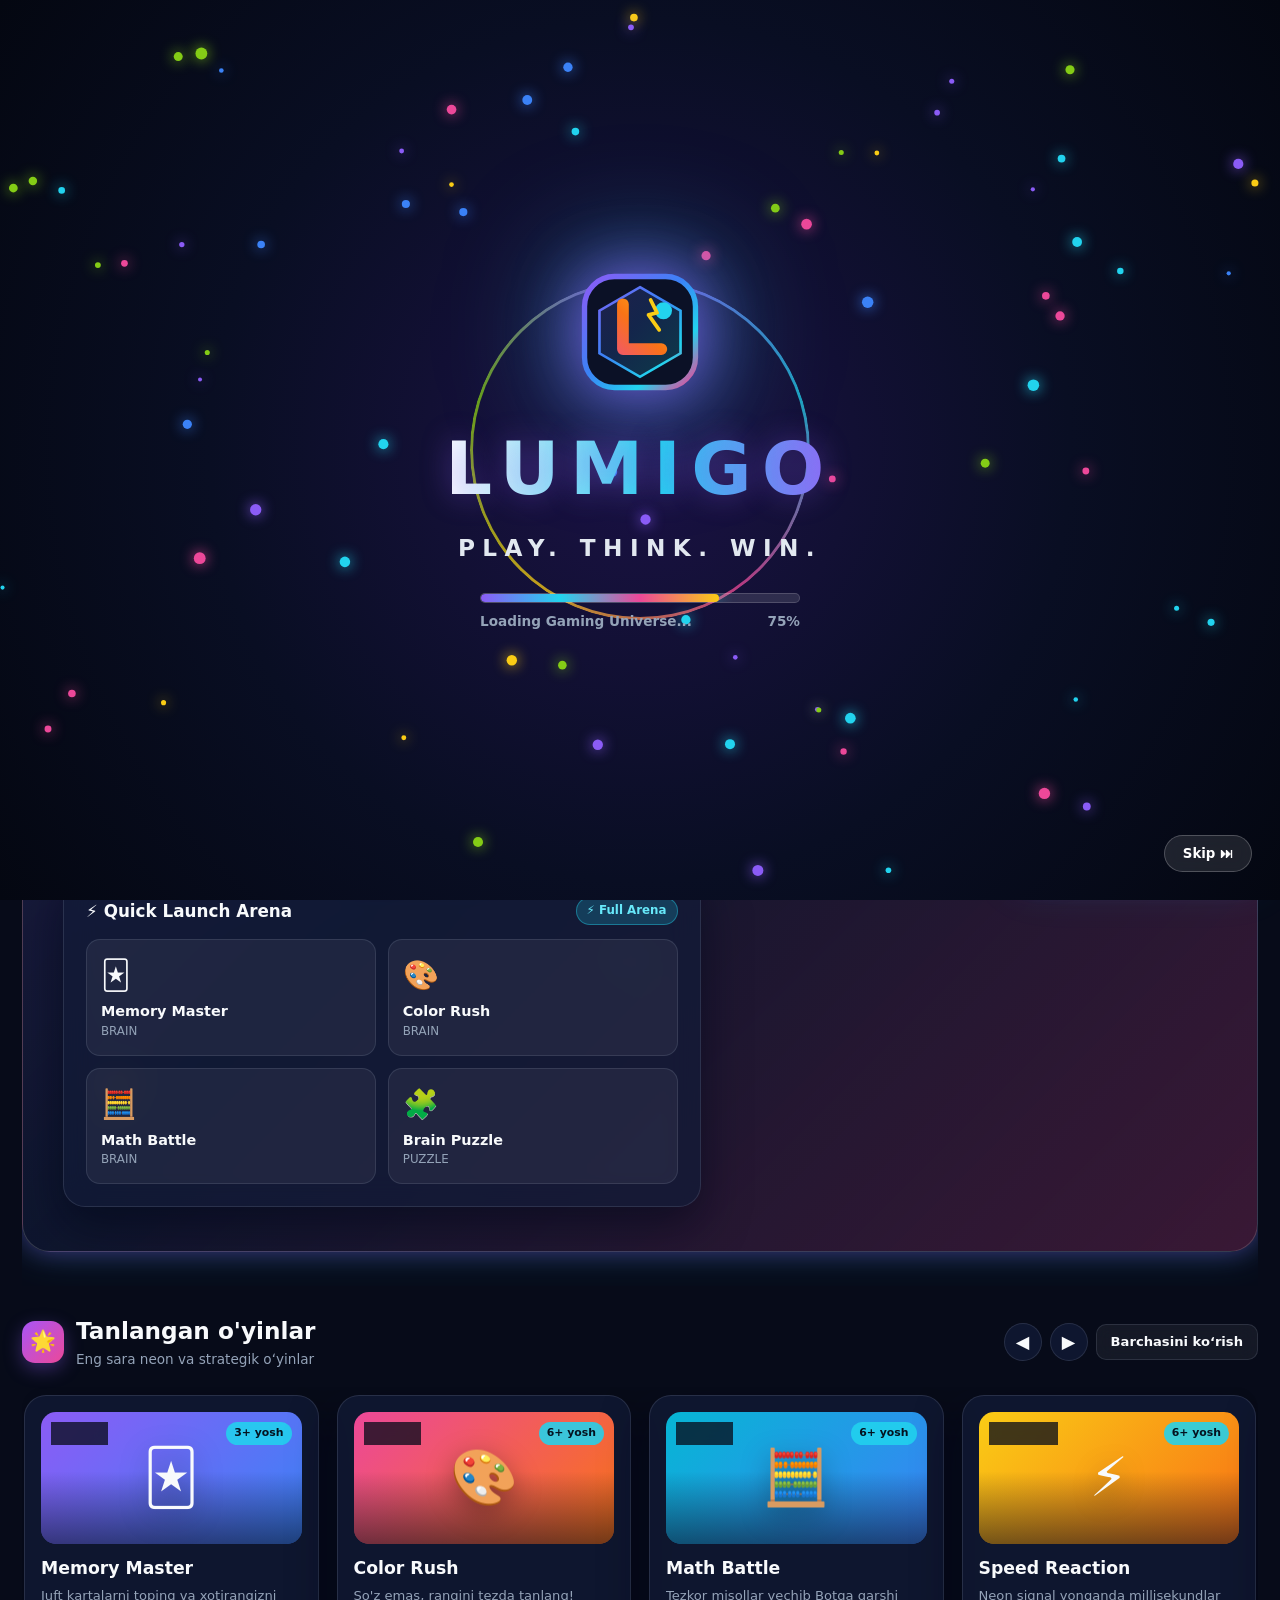
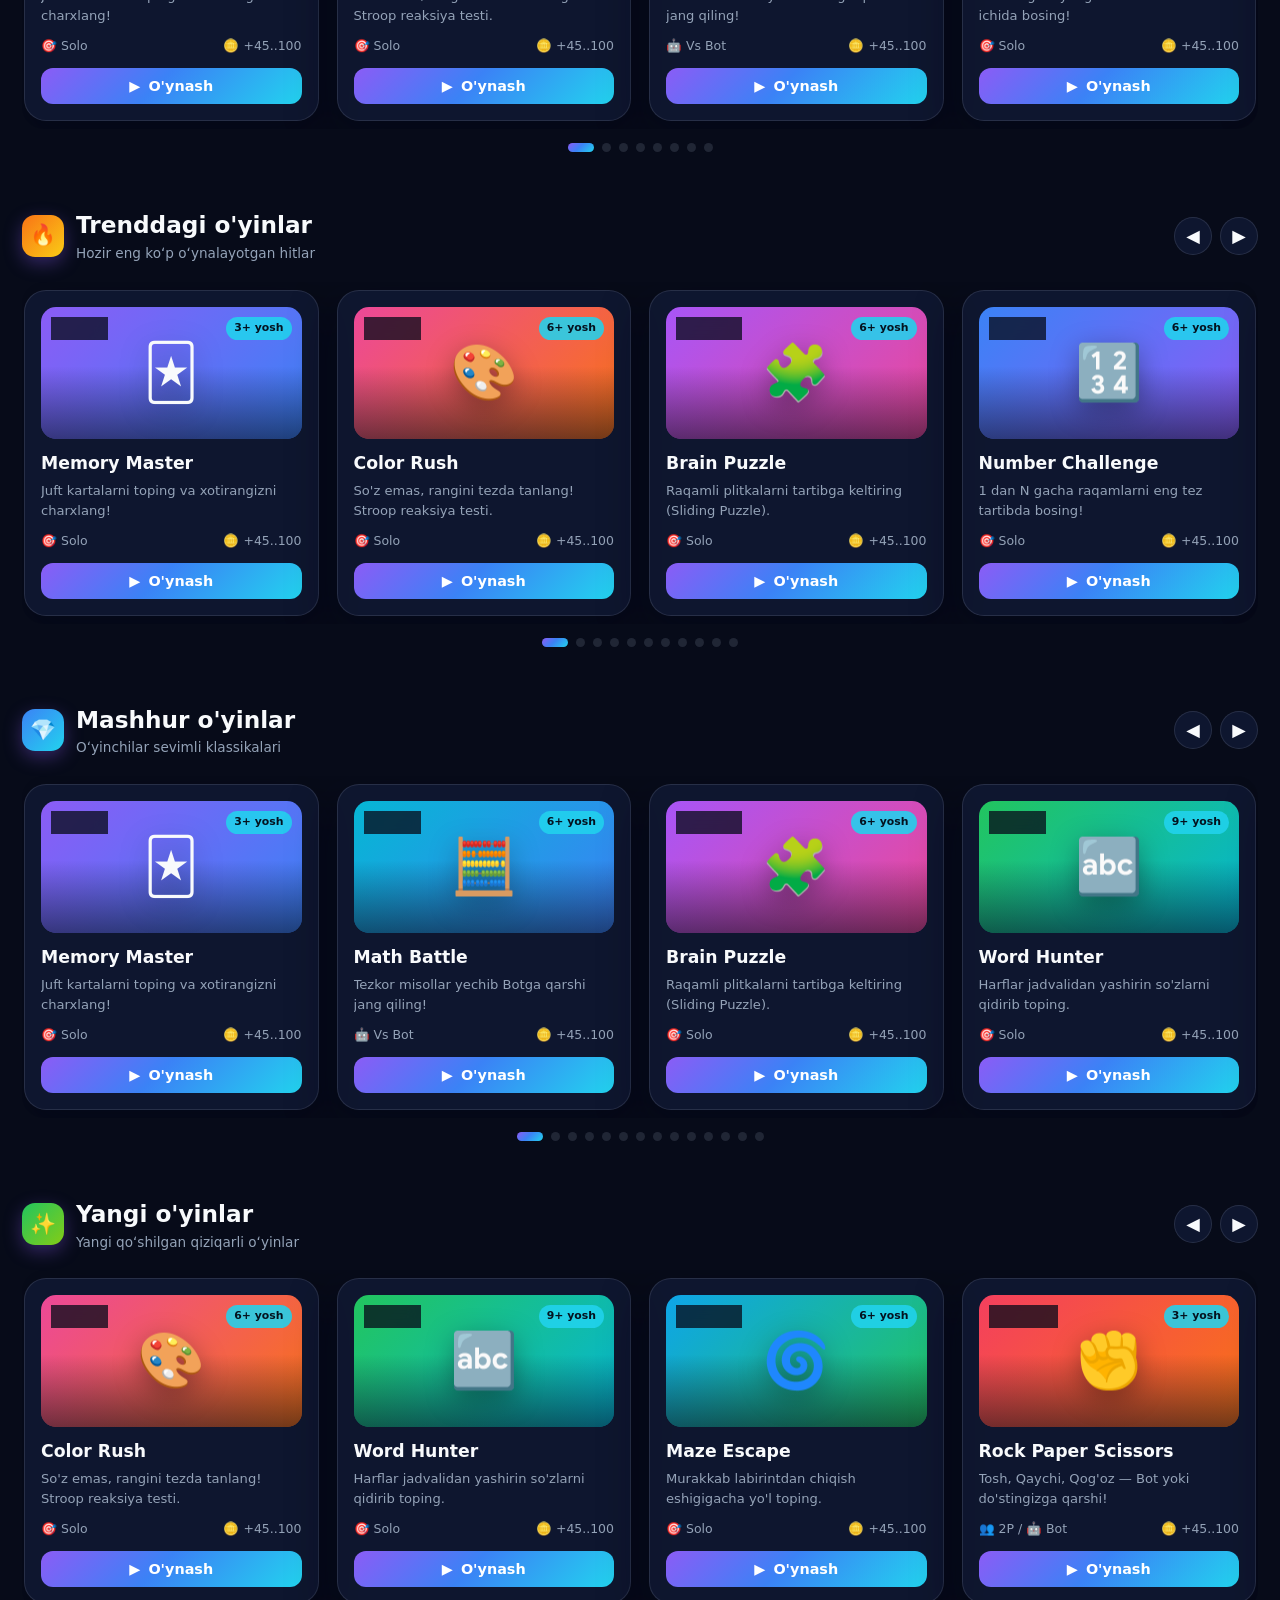
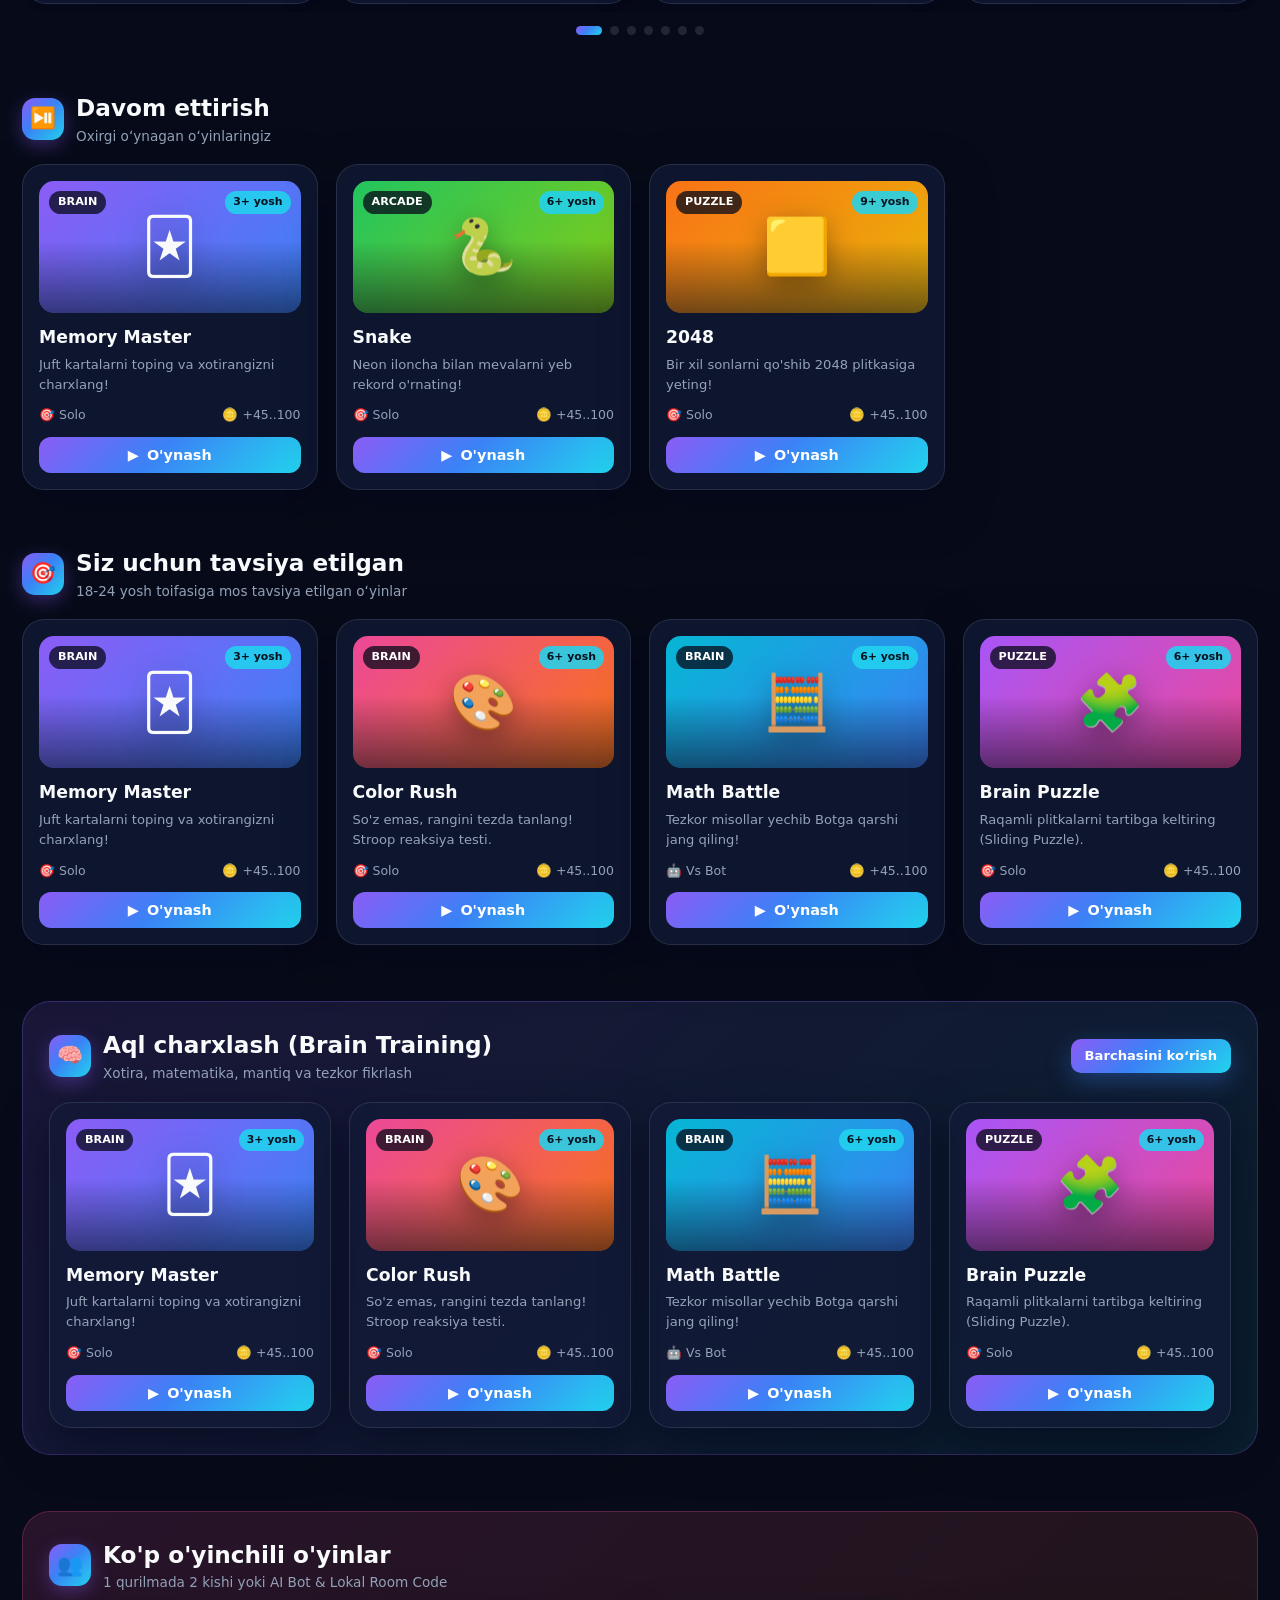
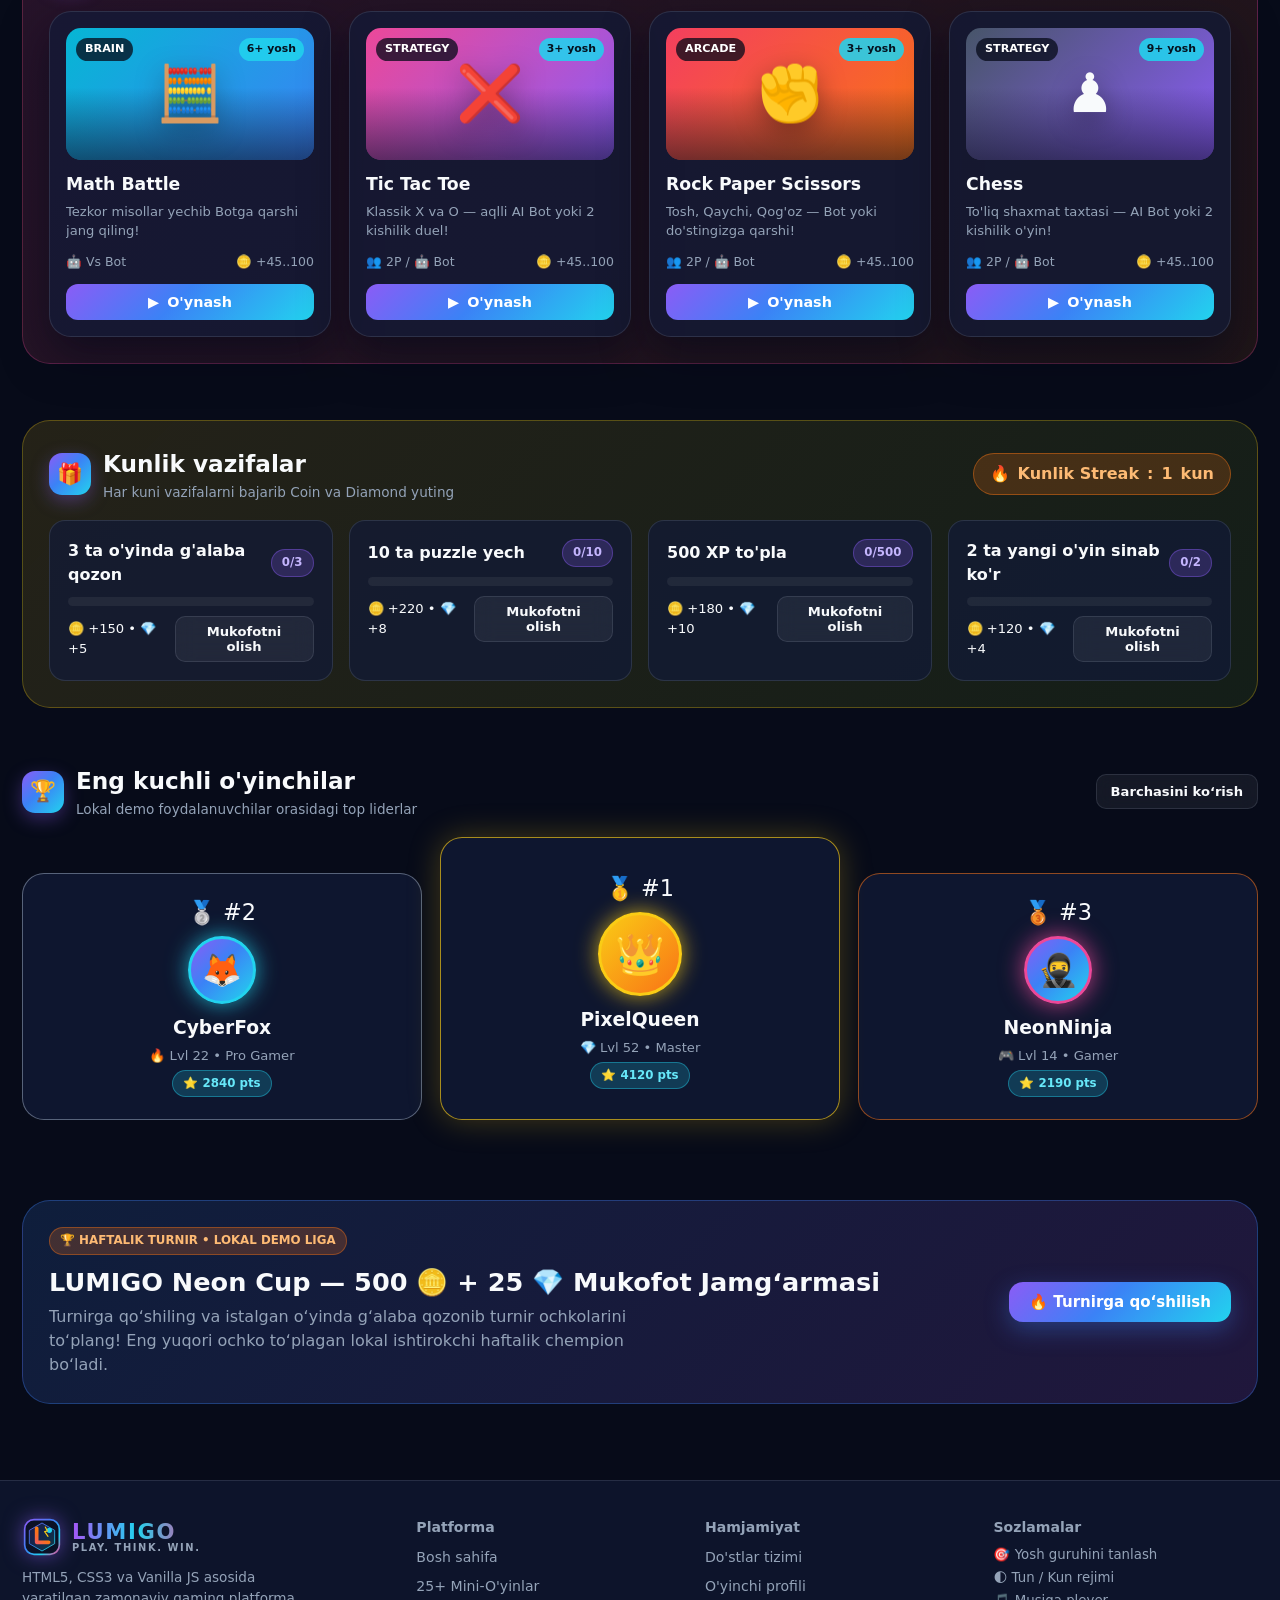
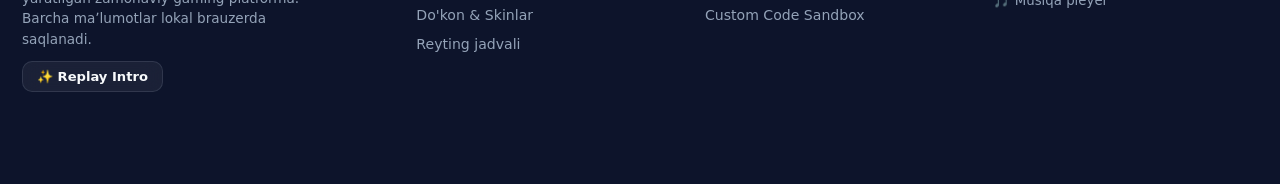
<file: index.html>
<!DOCTYPE html>
<html lang="uz">
<head>
  <meta charset="UTF-8">
  <meta name="viewport" content="width=device-width, initial-scale=1.0">
  <title>LUMIGO — PLAY. THINK. WIN.</title>
  <link rel="icon" type="image/svg+xml" href="./favicon.svg">
  <link rel="stylesheet" href="./style.css">
  <link rel="stylesheet" href="./animations.css">
  <link rel="stylesheet" href="./games.css">
  <link rel="stylesheet" href="./responsive.css">
</head>
<body>
  <header id="lumigo-navbar"></header>

  <main class="container">
    <!-- 1. HERO SECTION -->
    <section class="hero-section">
      <div class="hero-card">
        <div class="hero-floating-icons">
          <span style="top:14%;left:45%;">🎮</span>
          <span style="top:72%;left:48%;animation-delay:1.2s;">⚡</span>
          <span style="top:18%;right:6%;animation-delay:2.1s;">💎</span>
          <span style="bottom:12%;left:6%;animation-delay:0.8s;">🏆</span>
        </div>
        <div>
          <div class="hero-eyebrow" data-i18n="hero_badge">25+ HAQIQIY MINI-OʻYIN • OFFLINE & LOKAL MULTIPLAYER</div>
          <h1 class="hero-title">
            <span data-i18n="hero_title_1">O'yna, Fikrlashni Kuchaytir va </span>
            <span class="gradient-text" data-i18n="hero_title_2">G'olib Bo'l!</span>
          </h1>
          <p class="hero-subtitle" data-i18n="hero_sub">
            LUMIGO — barcha yoshlar uchun yaratilgan rang-barang, yorqin gaming olami. Coin va Diamond to'pla, level oshir, do'stlar bilan bellash!
          </p>
          <div class="hero-cta-row">
            <a href="pages/games.html" class="btn btn-hot">🚀 <span data-i18n="play_now">Hoziroq o'ynash</span></a>
            <button class="btn btn-primary" onclick="window.LUMIGO.app.playIntroAnimation(true)">✨ <span data-i18n="replay_intro">Intro'ni qayta ko'rish</span></button>
            <button class="btn btn-glass" onclick="window.LUMIGO.app.openAgeModal()">🎯 <span data-i18n="select_age_btn">Yosh guruhi</span>: <strong id="hero-age-badge">18-24</strong></button>
          </div>
          <div class="hero-stats-row" id="hero-stats"></div>
        </div>

        <div class="hero-showcase-panel">
          <div style="display:flex;justify-content:space-between;align-items:center;">
            <strong style="font-size:1.05rem;">⚡ Quick Launch Arena</strong>
            <span class="badge badge-lime" id="hero-kids-badge">Safe Mode</span>
          </div>
          <div class="hero-mini-grid" id="hero-quick-games"></div>
        </div>
      </div>
    </section>

    <!-- 2. FEATURED GAMES CAROUSEL -->
    <section class="section-block section-featured">
      <div class="section-header">
        <div class="section-title-group">
          <div class="section-icon">🌟</div>
          <div>
            <h2 class="section-title" data-i18n="sec_featured">Tanlangan o'yinlar</h2>
            <p class="section-subtitle">Eng sara neon va strategik oʻyinlar</p>
          </div>
        </div>
        <div class="carousel-controls">
          <button class="carousel-btn carousel-prev" data-target="car-featured">◀</button>
          <button class="carousel-btn carousel-next" data-target="car-featured">▶</button>
          <a href="pages/games.html" class="btn btn-glass btn-sm" data-i18n="view_all">Barchasini koʻrish</a>
        </div>
      </div>
      <div class="carousel-wrapper" id="car-featured">
        <div class="carousel-viewport"><div class="carousel-track"></div></div>
        <div class="carousel-dots"></div>
      </div>
    </section>

    <!-- 3. TRENDING GAMES CAROUSEL -->
    <section class="section-block section-trending">
      <div class="section-header">
        <div class="section-title-group">
          <div class="section-icon">🔥</div>
          <div>
            <h2 class="section-title" data-i18n="sec_trending">Trenddagi o'yinlar</h2>
            <p class="section-subtitle">Hozir eng koʻp oʻynalayotgan hitlar</p>
          </div>
        </div>
        <div class="carousel-controls">
          <button class="carousel-btn carousel-prev" data-target="car-trending">◀</button>
          <button class="carousel-btn carousel-next" data-target="car-trending">▶</button>
        </div>
      </div>
      <div class="carousel-wrapper" id="car-trending">
        <div class="carousel-viewport"><div class="carousel-track"></div></div>
        <div class="carousel-dots"></div>
      </div>
    </section>

    <!-- 4. POPULAR GAMES CAROUSEL -->
    <section class="section-block section-popular">
      <div class="section-header">
        <div class="section-title-group">
          <div class="section-icon">💎</div>
          <div>
            <h2 class="section-title" data-i18n="sec_popular">Mashhur o'yinlar</h2>
            <p class="section-subtitle">Oʻyinchilar sevimli klassikalari</p>
          </div>
        </div>
        <div class="carousel-controls">
          <button class="carousel-btn carousel-prev" data-target="car-popular">◀</button>
          <button class="carousel-btn carousel-next" data-target="car-popular">▶</button>
        </div>
      </div>
      <div class="carousel-wrapper" id="car-popular">
        <div class="carousel-viewport"><div class="carousel-track"></div></div>
        <div class="carousel-dots"></div>
      </div>
    </section>

    <!-- 5. NEW GAMES CAROUSEL -->
    <section class="section-block section-new">
      <div class="section-header">
        <div class="section-title-group">
          <div class="section-icon">✨</div>
          <div>
            <h2 class="section-title" data-i18n="sec_new">Yangi o'yinlar</h2>
            <p class="section-subtitle">Yangi qoʻshilgan qiziqarli oʻyinlar</p>
          </div>
        </div>
        <div class="carousel-controls">
          <button class="carousel-btn carousel-prev" data-target="car-new">◀</button>
          <button class="carousel-btn carousel-next" data-target="car-new">▶</button>
        </div>
      </div>
      <div class="carousel-wrapper" id="car-new">
        <div class="carousel-viewport"><div class="carousel-track"></div></div>
        <div class="carousel-dots"></div>
      </div>
    </section>

    <!-- 6. CONTINUE PLAYING -->
    <section class="section-block">
      <div class="section-header">
        <div class="section-title-group">
          <div class="section-icon">⏯️</div>
          <div>
            <h2 class="section-title" data-i18n="sec_continue">Davom ettirish</h2>
            <p class="section-subtitle">Oxirgi oʻynagan oʻyinlaringiz</p>
          </div>
        </div>
      </div>
      <div class="games-grid" id="grid-continue"></div>
    </section>

    <!-- 7. RECOMMENDED FOR YOU (Age-based) -->
    <section class="section-block">
      <div class="section-header">
        <div class="section-title-group">
          <div class="section-icon">🎯</div>
          <div>
            <h2 class="section-title" data-i18n="sec_recommended">Siz uchun tavsiya etilgan</h2>
            <p class="section-subtitle" id="rec-age-note">Yoshingizga mos xavfsiz toʻplam</p>
          </div>
        </div>
      </div>
      <div class="games-grid" id="grid-recommended"></div>
    </section>

    <!-- 8. BRAIN TRAINING -->
    <section class="section-block section-brain">
      <div class="section-panel">
        <div class="section-header">
          <div class="section-title-group">
            <div class="section-icon">🧠</div>
            <div>
              <h2 class="section-title" data-i18n="sec_brain">Aql charxlash (Brain Training)</h2>
              <p class="section-subtitle">Xotira, matematika, mantiq va tezkor fikrlash</p>
            </div>
          </div>
          <a href="pages/games.html?cat=brain" class="btn btn-primary btn-sm" data-i18n="view_all">Barchasini koʻrish</a>
        </div>
        <div class="games-grid" id="grid-brain"></div>
      </div>
    </section>

    <!-- 9. MULTIPLAYER GAMES -->
    <section class="section-block section-multiplayer">
      <div class="section-panel">
        <div class="section-header">
          <div class="section-title-group">
            <div class="section-icon">👥</div>
            <div>
              <h2 class="section-title" data-i18n="sec_multiplayer">Ko'p o'yinchili o'yinlar</h2>
              <p class="section-subtitle">1 qurilmada 2 kishi yoki AI Bot & Lokal Room Code</p>
            </div>
          </div>
        </div>
        <div class="games-grid" id="grid-multiplayer"></div>
      </div>
    </section>

    <!-- 10. DAILY CHALLENGES & STREAK -->
    <section class="section-block section-challenges">
      <div class="section-panel">
        <div class="section-header">
          <div class="section-title-group">
            <div class="section-icon">🎁</div>
            <div>
              <h2 class="section-title" data-i18n="sec_challenges">Kunlik vazifalar</h2>
              <p class="section-subtitle">Har kuni vazifalarni bajarib Coin va Diamond yuting</p>
            </div>
          </div>
          <div class="streak-banner">🔥 <span data-i18n="streak_label">Kunlik Streak</span>: <span id="home-streak">1</span> kun</div>
        </div>
        <div class="challenges-grid" id="home-challenges"></div>
      </div>
    </section>

    <!-- 11. TOP PLAYERS -->
    <section class="section-block">
      <div class="section-header">
        <div class="section-title-group">
          <div class="section-icon">🏆</div>
          <div>
            <h2 class="section-title" data-i18n="sec_top_players">Eng kuchli o'yinchilar</h2>
            <p class="section-subtitle">Lokal demo foydalanuvchilar orasidagi top liderlar</p>
          </div>
        </div>
        <a href="pages/leaderboard.html" class="btn btn-glass btn-sm" data-i18n="view_all">Barchasini koʻrish</a>
      </div>
      <div class="podium-grid" id="home-podium"></div>
    </section>

    <!-- 12. WEEKLY TOURNAMENT -->
    <section class="section-block section-tournament">
      <div class="section-panel" id="home-tournament"></div>
    </section>
  </main>

  <footer id="lumigo-footer"></footer>

  <script defer src="./storage.js"></script>
  <script defer src="./language.js"></script>
  <script defer src="./theme.js"></script>
  <script defer src="./auth.js"></script>
  <script defer src="./levels.js"></script>
  <script defer src="./rewards.js"></script>
  <script defer src="./friends.js"></script>
  <script defer src="./music.js"></script>
  <script defer src="./search.js"></script>
  <script defer src="./carousel.js"></script>
  <script defer src="./games.js"></script>
  <script defer src="./app.js"></script>
  <script defer src="./home.js"></script>
</body>
</html>
</file>
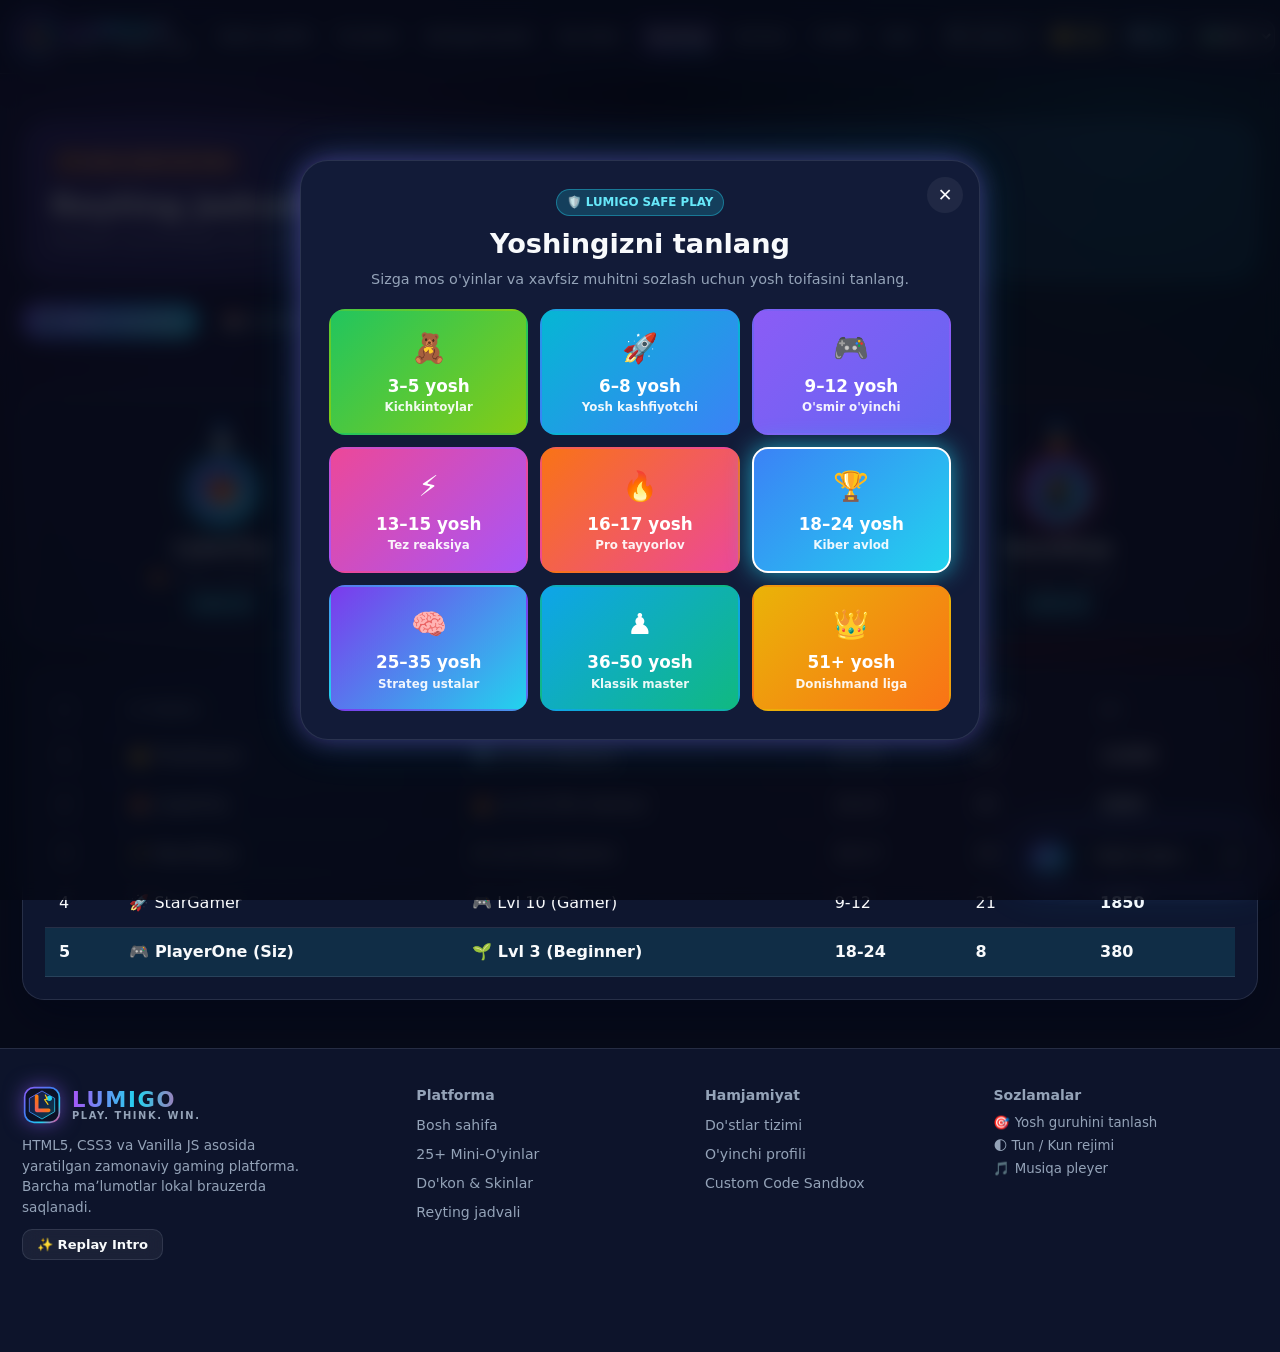
<file: leaderboard.html>
<!DOCTYPE html>
<html lang="uz">
<head>
  <meta charset="UTF-8">
  <meta name="viewport" content="width=device-width, initial-scale=1.0">
  <title>LUMIGO — Reyting Jadvali</title>
  <link rel="icon" type="image/svg+xml" href="./favicon.svg">
  <link rel="stylesheet" href="./style.css">
  <link rel="stylesheet" href="./animations.css">
  <link rel="stylesheet" href="./games.css">
  <link rel="stylesheet" href="./responsive.css">
</head>
<body>
  <header id="lumigo-navbar"></header>
  <main class="container" id="lb-root" style="padding-top:24px;"></main>
  <footer id="lumigo-footer"></footer>

  <script defer src="./storage.js"></script>
  <script defer src="./language.js"></script>
  <script defer src="./theme.js"></script>
  <script defer src="./auth.js"></script>
  <script defer src="./levels.js"></script>
  <script defer src="./rewards.js"></script>
  <script defer src="./friends.js"></script>
  <script defer src="./music.js"></script>
  <script defer src="./search.js"></script>
  <script defer src="./games.js"></script>
  <script defer src="./app.js"></script>
  <script>
    document.addEventListener('DOMContentLoaded', () => {
      window.LUMIGO.app.initShell('leaderboard', false);
      const root = document.getElementById('lb-root');
      let tab = 'global';

      function render() {
        const L = window.LUMIGO;
        const st = L.storage;
        const me = st.getActiveUser();
        const users = st.getUsers();
        const myAge = st.getAgeGroup() || '18-24';

        let list = [...users];
        if (tab === 'friends' && me) {
          const allowed = new Set([me.id, ...(me.friends || [])]);
          list = list.filter(u => allowed.has(u.id));
        } else if (tab === 'age') {
          list = list.filter(u => u.ageGroup === myAge);
        }

        if (tab === 'weekly') {
          list.sort((a, b) => (b.weeklyScore || 0) - (a.weeklyScore || 0));
        } else {
          list.sort((a, b) => (b.xp || 0) - (a.xp || 0));
        }

        const top3 = list.slice(0, 3);

        root.innerHTML = `
          <div class="page-banner">
            <div>
              <span class="badge badge-orange">🏆 LOKAL DEMO REYTING</span>
              <h1 style="font-size:1.9rem;font-weight:900;margin-top:6px;">Reyting Jadvali (Leaderboard)</h1>
              <p style="color:var(--text-secondary);">Natijalar qurilmadagi lokal demo foydalanuvchilar orasida hisoblanadi.</p>
            </div>
          </div>

          <div class="tabs-bar">
            <button class="tab-btn ${tab === 'global' ? 'active' : ''}" data-lb="global">🌍 Global Ranking</button>
            <button class="tab-btn ${tab === 'weekly' ? 'active' : ''}" data-lb="weekly">📅 Weekly Ranking</button>
            <button class="tab-btn ${tab === 'friends' ? 'active' : ''}" data-lb="friends">🤝 Friends Ranking</button>
            <button class="tab-btn ${tab === 'age' ? 'active' : ''}" data-lb="age">🎯 Age Group (${myAge})</button>
          </div>

          <div class="podium-grid">
            ${top3.map((u, idx) => {
              const rank = L.levels.getRankTitle(u.level || 1);
              return `
                <div class="podium-card rank-${idx + 1}">
                  <div style="font-size:1.6rem;">${idx === 0 ? '🥇' : idx === 1 ? '🥈' : '🥉'}</div>
                  <div class="podium-avatar ${u.frame || 'frame-default'}">${u.avatar}</div>
                  <h3>${u.username}</h3>
                  <div style="font-size:0.82rem;color:var(--text-secondary);margin:4px 0;">${rank.badge} Lvl ${u.level} • ${rank.title}</div>
                  <span class="badge badge-cyan">${tab === 'weekly' ? u.weeklyScore + ' Weekly Pts' : u.xp + ' XP'}</span>
                </div>
              `;
            }).join('')}
          </div>

          <div class="panel-card" style="overflow-x:auto;">
            <table class="data-table">
              <thead>
                <tr>
                  <th>#</th>
                  <th>O'yinchi</th>
                  <th>Level / Rank</th>
                  <th>Yosh</th>
                  <th>Wins</th>
                  <th>${tab === 'weekly' ? 'Weekly Pts' : 'XP'}</th>
                </tr>
              </thead>
              <tbody>
                ${list.map((u, i) => {
                  const rank = L.levels.getRankTitle(u.level || 1);
                  const isMe = me && me.id === u.id;
                  return `
                    <tr style="${isMe ? 'background:rgba(34,211,238,0.12);font-weight:800;' : ''}">
                      <td>${i + 1}</td>
                      <td>${u.avatar} ${u.username} ${isMe ? '(Siz)' : ''}</td>
                      <td>${rank.badge} Lvl ${u.level} (${rank.title})</td>
                      <td>${u.ageGroup}</td>
                      <td>${u.wins}</td>
                      <td><strong>${tab === 'weekly' ? u.weeklyScore : u.xp}</strong></td>
                    </tr>
                  `;
                }).join('')}
              </tbody>
            </table>
          </div>
        `;

        root.querySelectorAll('[data-lb]').forEach(b => {
          b.onclick = () => { tab = b.getAttribute('data-lb'); render(); };
        });
      }

      window.addEventListener('lumigo:user-updated', render);
      render();
    });
  </script>
</body>
</html>
</file>
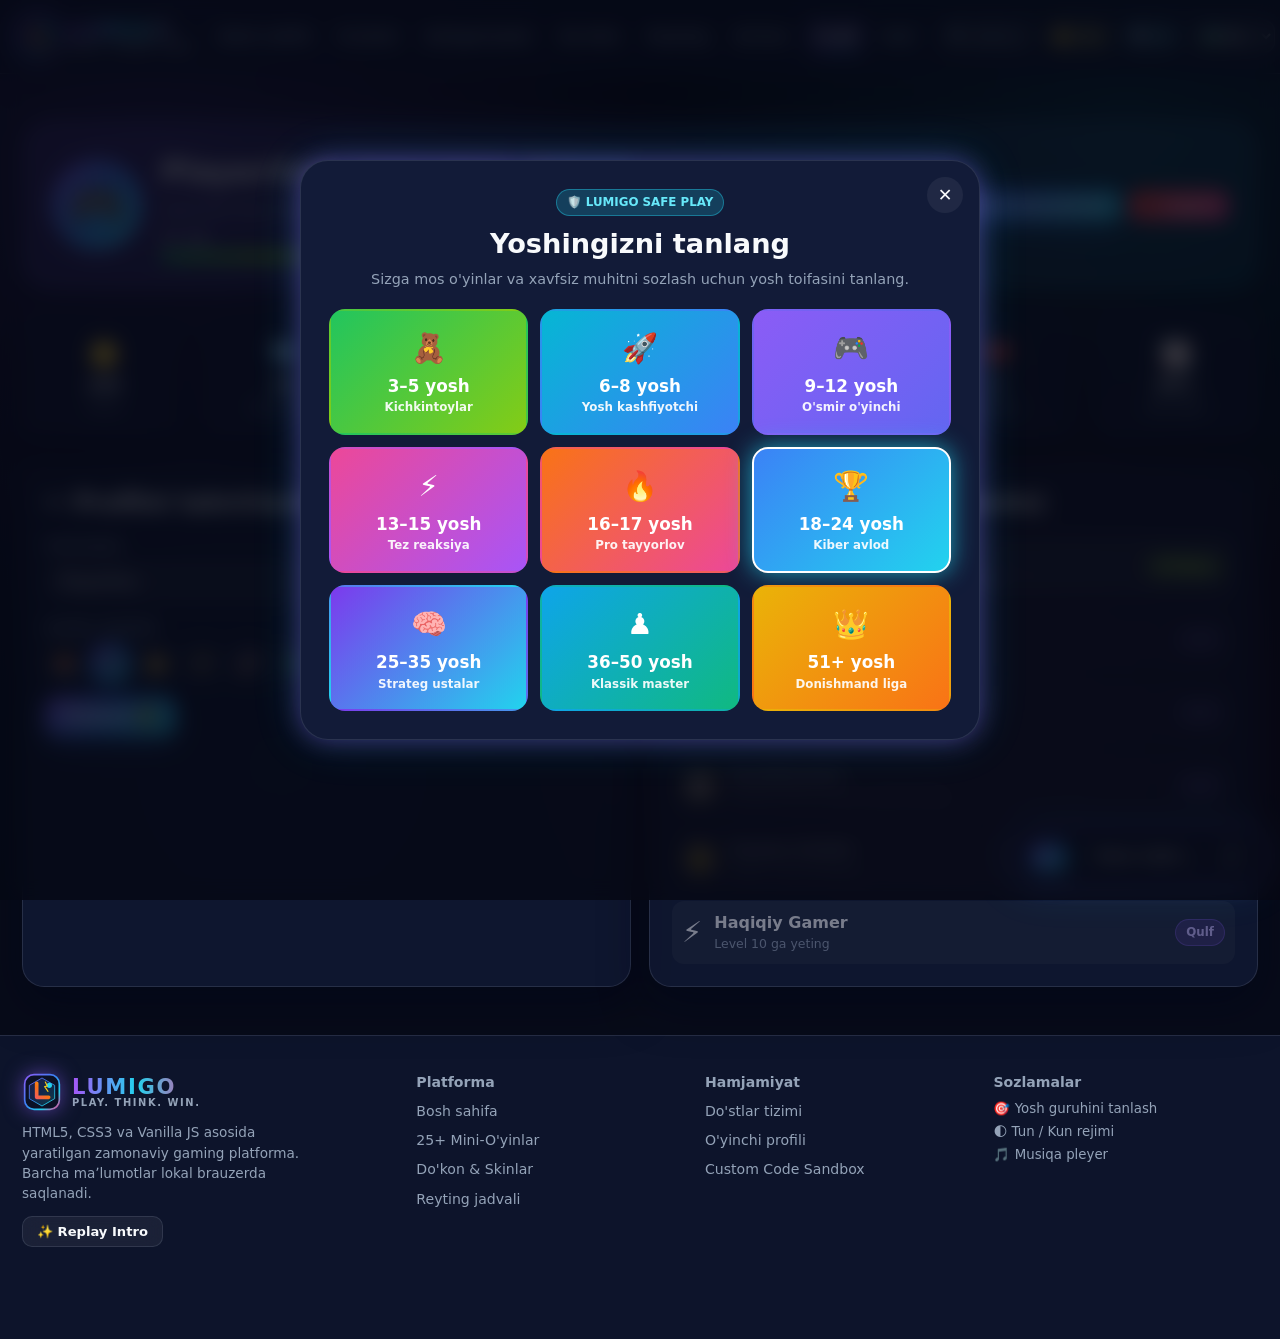
<file: profile.html>
<!DOCTYPE html>
<html lang="uz">
<head>
  <meta charset="UTF-8">
  <meta name="viewport" content="width=device-width, initial-scale=1.0">
  <title>LUMIGO — O'yinchi Profili</title>
  <link rel="icon" type="image/svg+xml" href="../assets/logos/favicon.svg">
  <link rel="stylesheet" href="./style.css">
  <link rel="stylesheet" href="./animations.css">
  <link rel="stylesheet" href="./games.css">
  <link rel="stylesheet" href="./responsive.css">
</head>
<body>
  <header id="lumigo-navbar"></header>
  <main class="container" id="profile-root" style="padding-top:24px;"></main>
  <footer id="lumigo-footer"></footer>

  <script defer src="./storage.js"></script>
  <script defer src="./language.js"></script>
  <script defer src="./theme.js"></script>
  <script defer src="./auth.js"></script>
  <script defer src="./levels.js"></script>
  <script defer src="./rewards.js"></script>
  <script defer src="./friends.js"></script>
  <script defer src="./music.js"></script>
  <script defer src="./search.js"></script>
  <script defer src="./games.js"></script>
  <script defer src="./app.js"></script>
  <script>
    document.addEventListener('DOMContentLoaded', () => {
      window.LUMIGO.app.initShell('profile', false);
      const root = document.getElementById('profile-root');
      const avatars = ['🦊','🎮','👑','🥷','🚀','🐉','🤖','🦄','⚡','💎','🦁','🐼'];

      function render() {
        const L = window.LUMIGO;
        const st = L.storage;
        const user = st.getActiveUser();

        if (!user) {
          root.innerHTML = `
            <div class="panel-card" style="max-width:480px;margin:40px auto;text-align:center;">
              <h2>Siz tizimdan chiqgansiz</h2>
              <p style="color:var(--text-secondary);margin:10px 0 18px;">${L.i18n.t('demo_auth_note')}</p>
              <button class="btn btn-primary" onclick="window.LUMIGO.app.openAuthModal('login')">Login / Register</button>
            </div>
          `;
          return;
        }

        const prog = L.levels.getXPProgress(user.xp || 0);
        const rank = L.levels.getRankTitle(prog.level);
        const winRate = user.totalGames ? Math.round((user.wins / user.totalGames) * 100) : 0;

        root.innerHTML = `
          <div class="page-banner">
            <div style="display:flex;align-items:center;gap:18px;flex-wrap:wrap;">
              <div class="podium-avatar ${user.frame || 'frame-default'}" style="width:92px;height:92px;font-size:2.8rem;margin:0;">
                ${user.avatar}
              </div>
              <div>
                <div style="display:flex;align-items:center;gap:8px;flex-wrap:wrap;">
                  <h1 style="font-size:1.9rem;font-weight:900;">${user.username}</h1>
                  <span class="badge badge-purple">${rank.badge} Level ${prog.level} — ${rank.title}</span>
                  <span class="badge badge-cyan">🎯 ${user.ageGroup || '18-24'} yosh</span>
                </div>
                <p style="color:var(--text-secondary);font-size:0.88rem;margin-top:4px;">${user.email} • Frontend Demo Account</p>
                <div style="margin-top:10px;max-width:340px;">
                  <div style="display:flex;justify-content:space-between;font-size:0.78rem;margin-bottom:4px;">
                    <span>XP: ${user.xp}</span>
                    <span>${prog.current}/${prog.needed} XP (${prog.pct}%)</span>
                  </div>
                  <div class="progress-track"><div class="progress-fill" style="width:${prog.pct}%;"></div></div>
                </div>
              </div>
            </div>
            <div style="display:flex;gap:8px;flex-wrap:wrap;">
              <button class="btn btn-glass btn-sm" onclick="window.LUMIGO.app.openAgeModal()">🎯 Yoshni o'zgartirish</button>
              <button class="btn btn-primary btn-sm" onclick="window.LUMIGO.app.openAuthModal('login')">🔄 Account almashtirish</button>
              <button class="btn btn-danger btn-sm" id="btn-logout">🚪 Logout</button>
            </div>
          </div>

          <div style="display:grid;grid-template-columns:repeat(auto-fit,minmax(160px,1fr));gap:14px;margin-bottom:22px;">
            <div class="panel-card" style="text-align:center;"><div style="font-size:1.6rem;">🪙</div><strong>${user.coins}</strong><div style="font-size:0.8rem;color:var(--text-secondary);">Coins</div></div>
            <div class="panel-card" style="text-align:center;"><div style="font-size:1.6rem;">💎</div><strong>${user.diamonds}</strong><div style="font-size:0.8rem;color:var(--text-secondary);">Diamonds</div></div>
            <div class="panel-card" style="text-align:center;"><div style="font-size:1.6rem;">💵</div><strong>${user.money}</strong><div style="font-size:0.8rem;color:var(--text-secondary);">Virtual Money</div></div>
            <div class="panel-card" style="text-align:center;"><div style="font-size:1.6rem;">🎮</div><strong>${user.totalGames}</strong><div style="font-size:0.8rem;color:var(--text-secondary);">Total Games</div></div>
            <div class="panel-card" style="text-align:center;"><div style="font-size:1.6rem;">🏆</div><strong>${user.wins}</strong><div style="font-size:0.8rem;color:var(--text-secondary);">Wins</div></div>
            <div class="panel-card" style="text-align:center;"><div style="font-size:1.6rem;">💔</div><strong>${user.losses}</strong><div style="font-size:0.8rem;color:var(--text-secondary);">Losses</div></div>
            <div class="panel-card" style="text-align:center;"><div style="font-size:1.6rem;">📈</div><strong>${winRate}%</strong><div style="font-size:0.8rem;color:var(--text-secondary);">Win Rate</div></div>
          </div>

          <div style="display:grid;grid-template-columns:1fr 1fr;gap:18px;" class="code-workspace">
            <div class="panel-card">
              <h2 style="margin-bottom:14px;">✏️ Profilni tahrirlash & Avatar</h2>
              <form id="edit-profile-form">
                <div class="form-group">
                  <label>Username</label>
                  <input type="text" id="ep-name" class="form-control" value="${user.username}" required minlength="3">
                </div>
                <div class="form-group">
                  <label>Avatar tanlash</label>
                  <div style="display:flex;flex-wrap:wrap;gap:8px;">
                    ${avatars.map(av => `<button type="button" class="icon-btn ${user.avatar === av ? 'btn-primary' : ''}" data-pick-av="${av}">${av}</button>`).join('')}
                  </div>
                </div>
                <button type="submit" class="btn btn-primary">Saqlash ✅</button>
              </form>
            </div>

            <div class="panel-card">
              <h2 style="margin-bottom:14px;">🏅 Yutuqlar (Achievements)</h2>
              <div style="display:grid;gap:10px;">
                ${L.levels.ACHIEVEMENTS.map(a => {
                  const has = (user.achievements || []).includes(a.id);
                  return `
                    <div style="display:flex;align-items:center;gap:12px;padding:10px;border-radius:12px;background:var(--bg-input);opacity:${has ? 1 : 0.45};">
                      <span style="font-size:1.8rem;">${a.icon}</span>
                      <div style="flex:1;">
                        <strong>${a.name}</strong>
                        <div style="font-size:0.78rem;color:var(--text-secondary);">${a.desc}</div>
                      </div>
                      <span class="badge ${has ? 'badge-lime' : 'badge-purple'}">${has ? 'Ochilgan' : 'Qulf'}</span>
                    </div>
                  `;
                }).join('')}
              </div>
            </div>
          </div>
        `;

        let chosenAv = user.avatar;
        root.querySelectorAll('[data-pick-av]').forEach(btn => {
          btn.onclick = () => {
            chosenAv = btn.getAttribute('data-pick-av');
            root.querySelectorAll('[data-pick-av]').forEach(b => b.classList.remove('btn-primary'));
            btn.classList.add('btn-primary');
          };
        });

        root.querySelector('#edit-profile-form').onsubmit = (e) => {
          e.preventDefault();
          L.auth.editProfile({ username: root.querySelector('#ep-name').value, avatar: chosenAv });
          L.rewards.toast('Profil yangilandi!', '✅');
        };

        root.querySelector('#btn-logout').onclick = () => {
          L.auth.logout();
          L.rewards.toast('Tizimdan chiqdingiz', '👋');
        };
      }

      window.addEventListener('lumigo:user-updated', render);
      window.addEventListener('lumigo:age-updated', render);
      render();
    });
  </script>
</body>
</html>
</file>
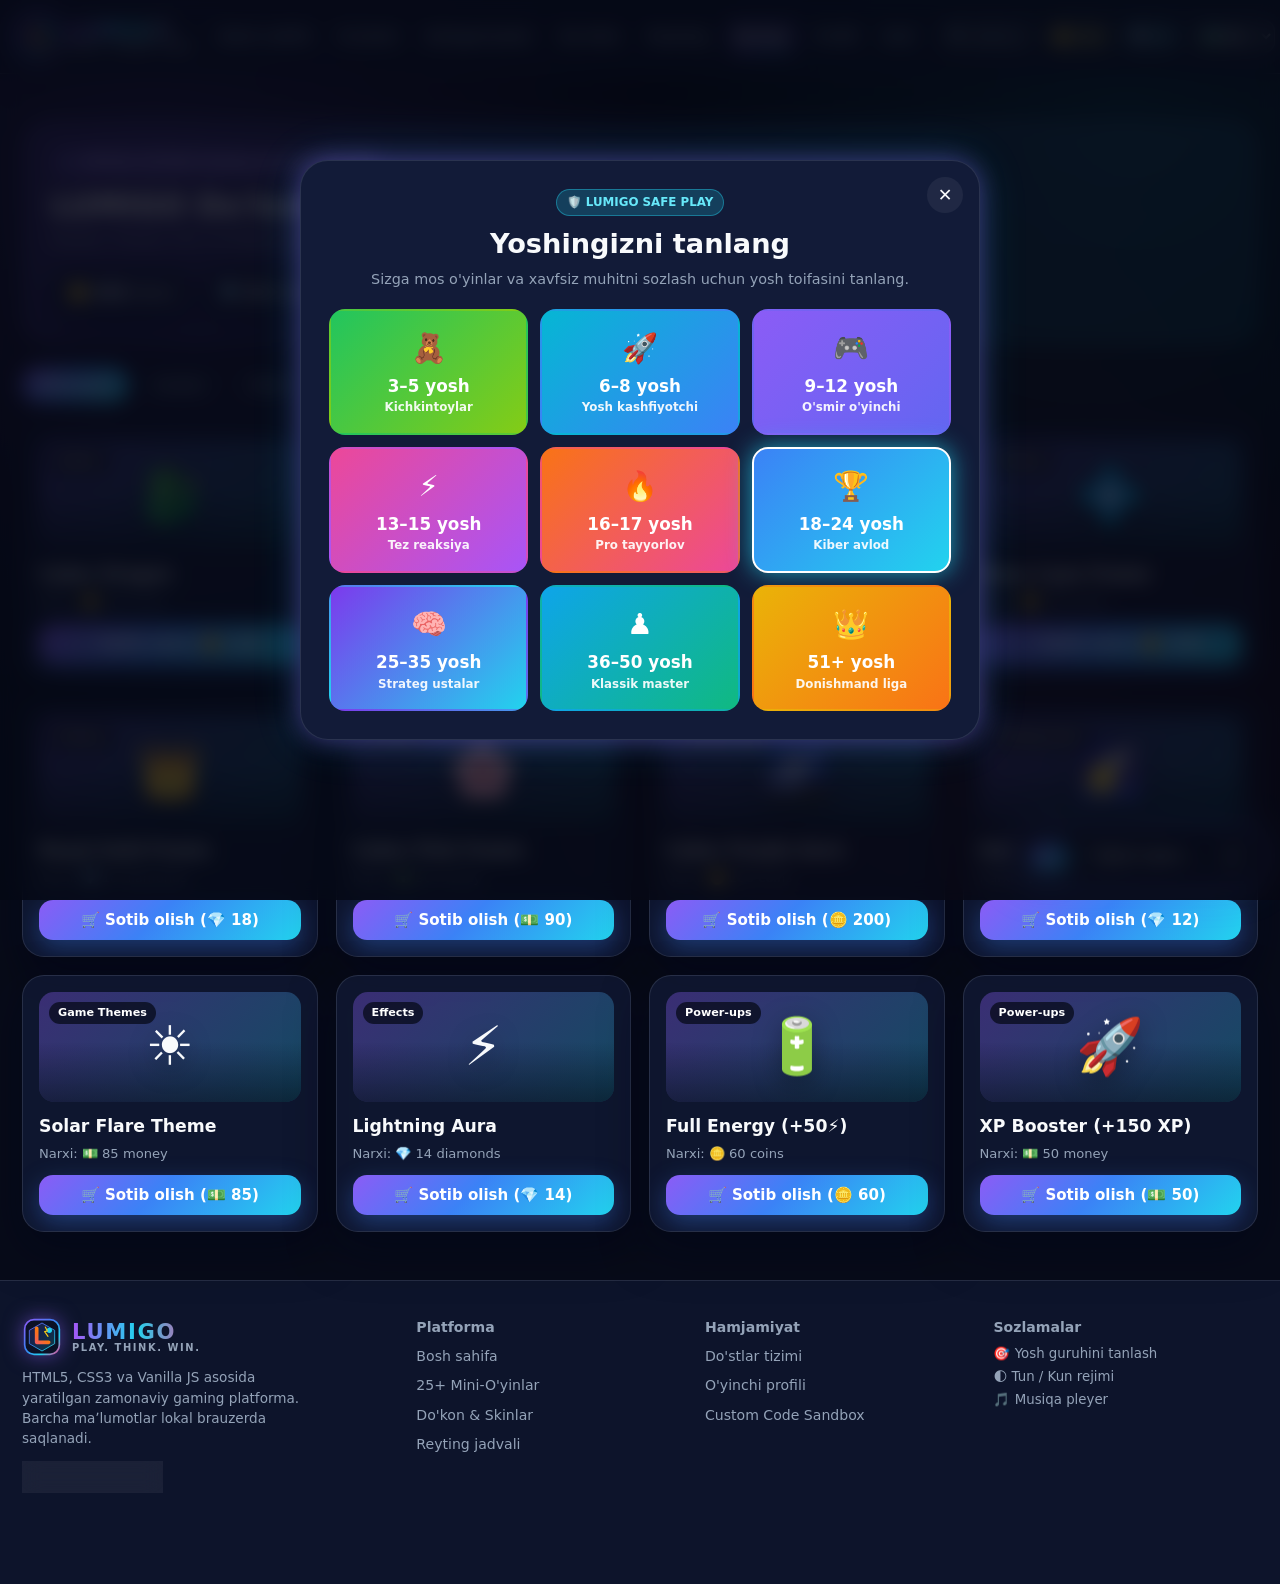
<file: shop.html>
<!DOCTYPE html>
<html lang="uz">
<head>
  <meta charset="UTF-8">
  <meta name="viewport" content="width=device-width, initial-scale=1.0">
  <title>LUMIGO — Do'kon (Shop & Inventory)</title>
  <link rel="icon" type="image/svg+xml" href="../assets/logos/favicon.svg">
  <link rel="stylesheet" href="./style.css">
  <link rel="stylesheet" href="./animations.css">
  <link rel="stylesheet" href="./games.css">
  <link rel="stylesheet" href="./responsive.css">
</head>
<body>
  <header id="lumigo-navbar"></header>
  <main class="container" id="shop-root" style="padding-top:24px;"></main>
  <footer id="lumigo-footer"></footer>

  <script defer src="./storage.js"></script>
  <script defer src="./language.js"></script>
  <script defer src="./theme.js"></script>
  <script defer src="./auth.js"></script>
  <script defer src="./levels.js"></script>
  <script defer src="./rewards.js"></script>
  <script defer src="./friends.js"></script>
  <script defer src="./music.js"></script>
  <script defer src="./search.js"></script>
  <script defer src="./games.js"></script>
  <script defer src="./app.js"></script>
  <script>
    document.addEventListener('DOMContentLoaded', () => {
      window.LUMIGO.app.initShell('shop', false);
      const root = document.getElementById('shop-root');
      let cat = 'all';

      const ITEMS = [
        { id: 'av_dragon', cat: 'Avatar', name: 'Cyber Dragon', icon: '🐉', price: 120, cur: 'coins', applyType: 'avatar', val: '🐉' },
        { id: 'av_unicorn', cat: 'Avatar', name: 'Neon Unicorn', icon: '🦄', price: 15, cur: 'diamonds', applyType: 'avatar', val: '🦄' },
        { id: 'sk_mecha', cat: 'Skins', name: 'Mecha Knight Skin', icon: '🤖', price: 180, cur: 'coins', applyType: 'avatar', val: '🤖' },
        { id: 'fr_cyan', cat: 'Frames', name: 'Neon Cyan Frame', icon: '💠', price: 150, cur: 'coins', applyType: 'frame', val: 'frame-neon-cyan' },
        { id: 'fr_gold', cat: 'Frames', name: 'Royal Gold Frame', icon: '👑', price: 18, cur: 'diamonds', applyType: 'frame', val: 'frame-royal-gold' },
        { id: 'fr_pink', cat: 'Frames', name: 'Cyber Pink Frame', icon: '🌸', price: 90, cur: 'money', applyType: 'frame', val: 'frame-cyber-pink' },
        { id: 'bg_cyber', cat: 'Backgrounds', name: 'Cyber Purple Aura', icon: '🌌', price: 200, cur: 'coins', applyType: 'bgTheme', val: 'theme-bg-cyber' },
        { id: 'bg_aurora', cat: 'Backgrounds', name: 'Aurora Cyan Sky', icon: '🌠', price: 12, cur: 'diamonds', applyType: 'bgTheme', val: 'theme-bg-aurora' },
        { id: 'bg_solar', cat: 'Game Themes', name: 'Solar Flare Theme', icon: '☀️', price: 85, cur: 'money', applyType: 'bgTheme', val: 'theme-bg-solar' },
        { id: 'ef_spark', cat: 'Effects', name: 'Lightning Aura', icon: '⚡', price: 14, cur: 'diamonds', applyType: 'effect', val: 'spark' },
        { id: 'pw_energy', cat: 'Power-ups', name: 'Full Energy (+50⚡)', icon: '🔋', price: 60, cur: 'coins', applyType: 'consumable', val: 50 },
        { id: 'pw_xp', cat: 'Power-ups', name: 'XP Booster (+150 XP)', icon: '🚀', price: 50, cur: 'money', applyType: 'xp', val: 150 }
      ];

      function curIcon(c) {
        return c === 'diamonds' ? '💎' : c === 'money' ? '💵' : '🪙';
      }

      function render() {
        const L = window.LUMIGO;
        const st = L.storage;
        const user = st.getActiveUser();
        if (!user) return;

        const cats = ['all', 'Avatar', 'Skins', 'Frames', 'Backgrounds', 'Effects', 'Power-ups', 'Game Themes'];
        const visible = cat === 'all' ? ITEMS : ITEMS.filter(i => i.cat === cat);

        root.innerHTML = `
          <div class="page-banner">
            <div>
              <span class="badge badge-purple">🛒 VIRTUAL DO'KON (Haqiqiy pul ishlatilmaydi)</span>
              <h1 style="font-size:1.9rem;font-weight:900;margin-top:6px;">LUMIGO Do'kon & Inventar</h1>
              <p style="color:var(--text-secondary);">Avatar, Frame, Fon va Power-uplarni sotib oling va darhol qoʻllang!</p>
            </div>
            <div style="display:flex;gap:10px;flex-wrap:wrap;">
              <div class="panel-card" style="padding:10px 16px;">🪙 <strong>${user.coins}</strong> Coins</div>
              <div class="panel-card" style="padding:10px 16px;">💎 <strong>${user.diamonds}</strong> Diamonds</div>
              <div class="panel-card" style="padding:10px 16px;">💵 <strong>${user.money}</strong> Money</div>
              <div class="panel-card" style="padding:10px 16px;">⚡ <strong>${user.energy ?? 100}%</strong> Energy</div>
            </div>
          </div>

          <div class="tabs-bar">
            ${cats.map(c => `<button class="tab-btn ${cat === c ? 'active' : ''}" data-sc="${c}">${c === 'all' ? 'Hammasi' : c}</button>`).join('')}
          </div>

          <div class="games-grid">
            ${visible.map(item => {
              const owned = (user.inventory || []).includes(item.id);
              const isEquipped =
                (item.applyType === 'avatar' && user.avatar === item.val) ||
                (item.applyType === 'frame' && user.frame === item.val) ||
                (item.applyType === 'bgTheme' && user.bgTheme === item.val) ||
                (item.applyType === 'effect' && user.effect === item.val);

              return `
                <div class="game-card">
                  <div class="game-thumb" style="background:linear-gradient(135deg,rgba(139,92,246,0.35),rgba(34,211,238,0.28));height:110px;">
                    <div class="game-badges-top">
                      <span class="game-tag">${item.cat}</span>
                      ${owned ? `<span class="game-age-pill">✓ Inventarda</span>` : ''}
                    </div>
                    <span class="game-thumb-icon">${item.icon}</span>
                  </div>
                  <div class="game-info">
                    <h3>${item.name}</h3>
                    <p>Narxi: ${curIcon(item.cur)} ${item.price} ${item.cur}</p>
                  </div>
                  ${item.applyType === 'consumable' || item.applyType === 'xp' || !owned ? `
                    <button class="btn btn-primary" data-buy="${item.id}">
                      🛒 Sotib olish (${curIcon(item.cur)} ${item.price})
                    </button>
                  ` : `
                    <button class="btn ${isEquipped ? 'btn-lime' : 'btn-hot'}" data-equip="${item.id}" ${isEquipped ? 'disabled' : ''}>
                      ${isEquipped ? '✓ Tanlangan' : '✨ Qoʻllash (Equip)'}
                    </button>
                  `}
                </div>
              `;
            }).join('')}
          </div>
        `;

        root.querySelectorAll('[data-sc]').forEach(b => {
          b.onclick = () => { cat = b.getAttribute('data-sc'); render(); };
        });

        root.querySelectorAll('[data-buy]').forEach(b => {
          b.onclick = () => {
            const item = ITEMS.find(i => i.id === b.getAttribute('data-buy'));
            const u = st.getActiveUser();
            if ((u[item.cur] || 0) < item.price) {
              L.rewards.toast(`Balans yetarli emas! (${curIcon(item.cur)} ${item.price} kerak)`, '⚠️');
              return;
            }
            st.updateActiveUser(usr => {
              usr[item.cur] -= item.price;
              if (item.applyType === 'consumable') {
                usr.energy = Math.min(100, (usr.energy ?? 100) + item.val);
              } else if (item.applyType === 'xp') {
                // Handled right below
              } else {
                usr.inventory = Array.from(new Set([...(usr.inventory || []), item.id]));
                usr[item.applyType] = item.val;
              }
              return usr;
            });
            if (item.applyType === 'xp') L.levels.addXP(item.val);
            st.addNotification('Doʻkon xaridi!', `${item.name} sotib olindi!`, item.icon);
            L.rewards.toast(`${item.name} sotib olindi!`, '🛍️');
            render();
          };
        });

        root.querySelectorAll('[data-equip]').forEach(b => {
          b.onclick = () => {
            const item = ITEMS.find(i => i.id === b.getAttribute('data-equip'));
            st.updateActiveUser(usr => {
              usr[item.applyType] = item.val;
              return usr;
            });
            L.rewards.toast(`${item.name} qoʻllandi!`, '✨');
            render();
          };
        });
      }

      window.addEventListener('lumigo:user-updated', render);
      render();
    });
  </script>
</body>
</html>
</file>
<file: style.css>
/* ==========================================================================
   LUMIGO — Core Design System & Styles
   Colors: Neon Purple, Electric Blue, Cyan, Hot Pink, Orange, Yellow,
           Lime Green, Dark Navy, White
   ========================================================================== */

:root {
  --neon-purple: #8b5cf6;
  --neon-purple-bright: #a855f7;
  --electric-blue: #3b82f6;
  --cyan: #22d3ee;
  --hot-pink: #ec4899;
  --orange: #f97316;
  --yellow: #facc15;
  --lime: #84cc16;
  --green: #22c55e;
  --dark-navy: #070b19;
  --dark-navy-2: #0d142b;
  --dark-navy-3: #141e3d;
  --white: #ffffff;

  /* Theme tokens (Dark Mode default) */
  --bg-primary: #070b19;
  --bg-secondary: #0d142b;
  --bg-card: rgba(18, 27, 56, 0.72);
  --bg-card-solid: #121b38;
  --bg-glass: rgba(15, 23, 48, 0.78);
  --bg-input: rgba(255, 255, 255, 0.06);
  --text-primary: #f8fafc;
  --text-secondary: #94a3b8;
  --text-muted: #64748b;
  --border-color: rgba(148, 163, 184, 0.18);
  --border-glow: rgba(34, 211, 238, 0.45);
  --shadow-card: 0 18px 45px rgba(2, 6, 23, 0.55);
  --shadow-neon: 0 0 24px rgba(139, 92, 246, 0.38), 0 0 48px rgba(34, 211, 238, 0.18);

  --grad-primary: linear-gradient(135deg, #8b5cf6 0%, #3b82f6 45%, #22d3ee 100%);
  --grad-hot: linear-gradient(135deg, #ec4899 0%, #f97316 55%, #facc15 100%);
  --grad-lime: linear-gradient(135deg, #22c55e 0%, #84cc16 55%, #22d3ee 100%);
  --grad-royal: linear-gradient(135deg, #a855f7 0%, #ec4899 50%, #3b82f6 100%);

  --radius-sm: 10px;
  --radius-md: 16px;
  --radius-lg: 22px;
  --radius-xl: 28px;

  --nav-height: 74px;
  --font-main: 'Outfit', 'Plus Jakarta Sans', 'Segoe UI', system-ui, -apple-system, sans-serif;
  --font-mono: 'JetBrains Mono', 'Fira Code', 'Consolas', monospace;
}

body.light-mode {
  --bg-primary: #f1f5ff;
  --bg-secondary: #e2eaff;
  --bg-card: rgba(255, 255, 255, 0.88);
  --bg-card-solid: #ffffff;
  --bg-glass: rgba(255, 255, 255, 0.9);
  --bg-input: rgba(15, 23, 42, 0.06);
  --text-primary: #0f172a;
  --text-secondary: #475569;
  --text-muted: #64748b;
  --border-color: rgba(59, 130, 246, 0.18);
  --border-glow: rgba(139, 92, 246, 0.45);
  --shadow-card: 0 14px 34px rgba(30, 41, 59, 0.12);
  --shadow-neon: 0 8px 28px rgba(139, 92, 246, 0.22);
}

*, *::before, *::after {
  box-sizing: border-box;
  margin: 0;
  padding: 0;
}

html {
  scroll-behavior: smooth;
  font-size: 16px;
}

body {
  font-family: var(--font-main);
  background-color: var(--bg-primary);
  color: var(--text-primary);
  min-height: 100vh;
  overflow-x: hidden;
  line-height: 1.5;
  transition: background-color 0.35s ease, color 0.35s ease;
  position: relative;
}

/* Custom shop equipped background themes */
body.theme-bg-cyber::before {
  background: radial-gradient(circle at 15% 20%, rgba(139, 92, 246, 0.28), transparent 45%),
              radial-gradient(circle at 85% 75%, rgba(236, 72, 153, 0.25), transparent 45%);
}
body.theme-bg-aurora::before {
  background: radial-gradient(circle at 20% 25%, rgba(34, 211, 238, 0.26), transparent 45%),
              radial-gradient(circle at 80% 30%, rgba(132, 204, 22, 0.22), transparent 45%);
}
body.theme-bg-solar::before {
  background: radial-gradient(circle at 30% 20%, rgba(249, 115, 22, 0.26), transparent 45%),
              radial-gradient(circle at 75% 75%, rgba(250, 204, 21, 0.22), transparent 45%);
}

body::before {
  content: '';
  position: fixed;
  inset: 0;
  z-index: -2;
  pointer-events: none;
  background:
    radial-gradient(circle at 12% 18%, rgba(139, 92, 246, 0.22), transparent 40%),
    radial-gradient(circle at 88% 12%, rgba(34, 211, 238, 0.18), transparent 36%),
    radial-gradient(circle at 75% 82%, rgba(236, 72, 153, 0.18), transparent 42%),
    radial-gradient(circle at 22% 85%, rgba(59, 130, 246, 0.16), transparent 38%);
}

body.light-mode::before {
  background:
    radial-gradient(circle at 12% 18%, rgba(139, 92, 246, 0.14), transparent 42%),
    radial-gradient(circle at 88% 12%, rgba(34, 211, 238, 0.16), transparent 38%),
    radial-gradient(circle at 75% 82%, rgba(236, 72, 153, 0.12), transparent 42%);
}

a {
  color: inherit;
  text-decoration: none;
}

button, input, select, textarea {
  font-family: inherit;
  color: inherit;
}

button {
  cursor: pointer;
  border: none;
  background: none;
}

img, svg {
  display: block;
}

.container {
  width: 100%;
  max-width: 1380px;
  margin: 0 auto;
  padding: 0 22px;
}

.hidden {
  display: none !important;
}

/* ==========================================================================
   INTRO ANIMATION OVERLAY (3-5 seconds with portal exit)
   ========================================================================== */
.intro-overlay {
  position: fixed;
  inset: 0;
  z-index: 99999;
  display: flex;
  flex-direction: column;
  align-items: center;
  justify-content: center;
  background: radial-gradient(circle at center, #1b1245 0%, #090e23 55%, #040711 100%);
  overflow: hidden;
  transition: opacity 0.65s ease, transform 0.75s cubic-bezier(0.2, 0.9, 0.2, 1);
}

.intro-overlay.portal-exit {
  animation: portalOpenExit 0.85s cubic-bezier(0.7, 0, 0.2, 1) forwards;
}

#intro-particles {
  position: absolute;
  inset: 0;
  width: 100%;
  height: 100%;
}

.intro-portal-ring {
  position: absolute;
  width: 340px;
  height: 340px;
  border-radius: 50%;
  border: 3px solid transparent;
  background: conic-gradient(from 0deg, #8b5cf6, #22d3ee, #ec4899, #facc15, #84cc16, #8b5cf6) border-box;
  -webkit-mask: linear-gradient(#fff 0 0) padding-box, linear-gradient(#fff 0 0);
  -webkit-mask-composite: xor;
  mask-composite: exclude;
  animation: spinSlow 4s linear infinite, pulseScale 2.2s ease-in-out infinite;
  opacity: 0.75;
}

.intro-center {
  position: relative;
  z-index: 2;
  display: flex;
  flex-direction: column;
  align-items: center;
  text-align: center;
  padding: 24px;
}

.intro-logo-wrap {
  width: 128px;
  height: 128px;
  margin-bottom: 18px;
  filter: drop-shadow(0 0 32px rgba(139, 92, 246, 0.85)) drop-shadow(0 0 54px rgba(34, 211, 238, 0.55));
  animation: introLogo3D 1.4s cubic-bezier(0.22, 1, 0.36, 1) forwards;
}

.intro-brand {
  font-size: clamp(2.8rem, 6vw, 4.6rem);
  font-weight: 900;
  letter-spacing: 0.14em;
  background: linear-gradient(90deg, #ffffff, #22d3ee, #a855f7, #ec4899, #facc15);
  background-size: 220% auto;
  -webkit-background-clip: text;
  background-clip: text;
  color: transparent;
  animation: gradientFlow 2.6s linear infinite, fadeUpIn 0.8s 0.4s both;
  text-shadow: 0 0 30px rgba(139, 92, 246, 0.4);
}

.intro-slogan {
  font-size: clamp(1rem, 2.3vw, 1.45rem);
  font-weight: 700;
  letter-spacing: 0.32em;
  color: #e2e8f0;
  margin-top: 6px;
  margin-bottom: 28px;
  animation: fadeUpIn 0.8s 0.85s both;
}

.intro-progress-box {
  width: min(320px, 78vw);
  animation: fadeUpIn 0.6s 0.9s both;
}

.intro-progress-track {
  height: 10px;
  border-radius: 999px;
  background: rgba(255, 255, 255, 0.12);
  overflow: hidden;
  border: 1px solid rgba(255, 255, 255, 0.16);
}

.intro-progress-fill {
  height: 100%;
  width: 0%;
  border-radius: 999px;
  background: linear-gradient(90deg, #8b5cf6, #22d3ee, #ec4899, #facc15);
  box-shadow: 0 0 18px rgba(34, 211, 238, 0.8);
  transition: width 0.08s linear;
}

.intro-progress-meta {
  display: flex;
  justify-content: space-between;
  font-size: 0.85rem;
  color: #94a3b8;
  margin-top: 8px;
  font-weight: 600;
}

.intro-skip-btn {
  position: absolute;
  bottom: 28px;
  right: 28px;
  z-index: 3;
  padding: 10px 18px;
  border-radius: 999px;
  background: rgba(255, 255, 255, 0.1);
  border: 1px solid rgba(255, 255, 255, 0.22);
  color: #fff;
  font-weight: 600;
  backdrop-filter: blur(8px);
  transition: transform 0.2s, background 0.2s;
}
.intro-skip-btn:hover {
  background: rgba(255, 255, 255, 0.22);
  transform: translateY(-2px);
}

/* ==========================================================================
   STICKY NAVBAR
   ========================================================================== */
.navbar {
  position: sticky;
  top: 0;
  z-index: 1000;
  height: var(--nav-height);
  background: var(--bg-glass);
  backdrop-filter: blur(18px);
  -webkit-backdrop-filter: blur(18px);
  border-bottom: 1px solid var(--border-color);
  box-shadow: 0 6px 28px rgba(2, 6, 23, 0.24);
}

.navbar-inner {
  max-width: 1460px;
  margin: 0 auto;
  height: 100%;
  padding: 0 18px;
  display: flex;
  align-items: center;
  justify-content: space-between;
  gap: 12px;
}

.brand-logo {
  display: flex;
  align-items: center;
  gap: 10px;
  flex-shrink: 0;
}

.brand-logo svg {
  width: 40px;
  height: 40px;
  filter: drop-shadow(0 0 10px rgba(139, 92, 246, 0.55));
  transition: transform 0.3s ease;
}
.brand-logo:hover svg {
  transform: rotate(-6deg) scale(1.08);
}

.brand-text {
  display: flex;
  flex-direction: column;
  line-height: 1.05;
}

.brand-name {
  font-size: 1.32rem;
  font-weight: 900;
  letter-spacing: 0.08em;
  background: linear-gradient(90deg, #a855f7, #22d3ee, #ec4899);
  -webkit-background-clip: text;
  background-clip: text;
  color: transparent;
}

.brand-tagline {
  font-size: 0.62rem;
  font-weight: 700;
  letter-spacing: 0.16em;
  color: var(--text-secondary);
}

.nav-links {
  display: flex;
  align-items: center;
  gap: 4px;
  list-style: none;
}

.nav-link {
  position: relative;
  padding: 8px 11px;
  border-radius: 11px;
  font-size: 0.88rem;
  font-weight: 600;
  color: var(--text-secondary);
  white-space: nowrap;
  transition: all 0.22s ease;
  display: inline-flex;
  align-items: center;
  gap: 6px;
}

.nav-link:hover,
.nav-link.active {
  color: var(--text-primary);
  background: rgba(139, 92, 246, 0.16);
}

.nav-link.active::after {
  content: '';
  position: absolute;
  left: 12px;
  right: 12px;
  bottom: 2px;
  height: 2.5px;
  border-radius: 99px;
  background: var(--grad-primary);
}

/* Categories Dropdown */
.nav-dropdown {
  position: relative;
}

.nav-dropdown-menu {
  position: absolute;
  top: calc(100% + 8px);
  left: 0;
  min-width: 220px;
  background: var(--bg-card-solid);
  border: 1px solid var(--border-color);
  border-radius: var(--radius-md);
  padding: 8px;
  box-shadow: var(--shadow-card);
  display: none;
  z-index: 1200;
}

.nav-dropdown:hover .nav-dropdown-menu,
.nav-dropdown.open .nav-dropdown-menu {
  display: grid;
  gap: 4px;
}

.dropdown-item {
  display: flex;
  align-items: center;
  gap: 10px;
  padding: 9px 12px;
  border-radius: 10px;
  font-size: 0.88rem;
  font-weight: 600;
  color: var(--text-secondary);
  transition: background 0.18s, color 0.18s;
}
.dropdown-item:hover {
  background: rgba(34, 211, 238, 0.14);
  color: var(--text-primary);
}

/* Navbar Right Controls */
.nav-actions {
  display: flex;
  align-items: center;
  gap: 8px;
  flex-shrink: 0;
}

.nav-search-btn {
  display: inline-flex;
  align-items: center;
  gap: 7px;
  padding: 7px 12px;
  border-radius: 999px;
  background: var(--bg-input);
  border: 1px solid var(--border-color);
  font-size: 0.84rem;
  color: var(--text-secondary);
  transition: border-color 0.2s, box-shadow 0.2s;
}
.nav-search-btn:hover {
  border-color: var(--cyan);
  color: var(--text-primary);
  box-shadow: 0 0 14px rgba(34, 211, 238, 0.25);
}

.currency-group {
  display: flex;
  align-items: center;
  gap: 6px;
}

.currency-pill {
  display: inline-flex;
  align-items: center;
  gap: 5px;
  padding: 5px 10px;
  border-radius: 999px;
  font-size: 0.82rem;
  font-weight: 700;
  background: var(--bg-input);
  border: 1px solid var(--border-color);
}
.currency-pill.coins {
  border-color: rgba(250, 204, 21, 0.4);
  color: #fde047;
}
.currency-pill.diamonds {
  border-color: rgba(34, 211, 238, 0.45);
  color: #67e8f9;
}
body.light-mode .currency-pill.coins { color: #b45309; background: rgba(250, 204, 21, 0.18); }
body.light-mode .currency-pill.diamonds { color: #0e7490; background: rgba(34, 211, 238, 0.18); }

.icon-btn {
  position: relative;
  width: 38px;
  height: 38px;
  border-radius: 12px;
  display: inline-flex;
  align-items: center;
  justify-content: center;
  background: var(--bg-input);
  border: 1px solid var(--border-color);
  font-size: 1.05rem;
  transition: transform 0.2s, border-color 0.2s, background 0.2s;
}
.icon-btn:hover {
  transform: translateY(-2px);
  border-color: var(--neon-purple);
  background: rgba(139, 92, 246, 0.18);
}

.notif-badge {
  position: absolute;
  top: -4px;
  right: -4px;
  min-width: 18px;
  height: 18px;
  padding: 0 5px;
  border-radius: 999px;
  background: var(--hot-pink);
  color: #fff;
  font-size: 0.68rem;
  font-weight: 800;
  display: flex;
  align-items: center;
  justify-content: center;
  box-shadow: 0 0 10px rgba(236, 72, 153, 0.7);
}

.lang-select {
  padding: 7px 10px;
  border-radius: 11px;
  background: var(--bg-input);
  border: 1px solid var(--border-color);
  font-size: 0.82rem;
  font-weight: 600;
  cursor: pointer;
}
.lang-select option {
  background: var(--bg-card-solid);
  color: var(--text-primary);
}

.nav-avatar-btn {
  display: inline-flex;
  align-items: center;
  gap: 7px;
  padding: 4px 10px 4px 5px;
  border-radius: 999px;
  background: rgba(139, 92, 246, 0.18);
  border: 1px solid rgba(139, 92, 246, 0.45);
  font-size: 0.82rem;
  font-weight: 700;
}

.nav-avatar-circle {
  width: 28px;
  height: 28px;
  border-radius: 50%;
  display: flex;
  align-items: center;
  justify-content: center;
  background: var(--grad-primary);
  font-size: 0.95rem;
}

.hamburger-btn {
  display: none;
  width: 40px;
  height: 40px;
  border-radius: 12px;
  background: var(--bg-input);
  border: 1px solid var(--border-color);
  align-items: center;
  justify-content: center;
  font-size: 1.3rem;
}

/* Mobile Drawer */
.mobile-drawer {
  position: fixed;
  top: var(--nav-height);
  left: 0;
  right: 0;
  bottom: 0;
  background: var(--bg-glass);
  backdrop-filter: blur(22px);
  z-index: 998;
  padding: 20px;
  display: none;
  flex-direction: column;
  gap: 12px;
  overflow-y: auto;
}
.mobile-drawer.open {
  display: flex;
}
.mobile-drawer .nav-link {
  padding: 13px 16px;
  font-size: 1rem;
  background: var(--bg-card);
  border: 1px solid var(--border-color);
}

/* Notifications Popover */
.notif-wrapper {
  position: relative;
}
.notif-popover {
  position: absolute;
  top: calc(100% + 10px);
  right: 0;
  width: 330px;
  max-height: 410px;
  overflow-y: auto;
  background: var(--bg-card-solid);
  border: 1px solid var(--border-color);
  border-radius: var(--radius-md);
  box-shadow: var(--shadow-card);
  padding: 14px;
  display: none;
  z-index: 1500;
}
.notif-popover.open {
  display: block;
}
.notif-header {
  display: flex;
  justify-content: space-between;
  align-items: center;
  margin-bottom: 10px;
  padding-bottom: 8px;
  border-bottom: 1px solid var(--border-color);
}
.notif-item {
  padding: 10px;
  border-radius: 12px;
  background: var(--bg-input);
  margin-bottom: 8px;
  font-size: 0.84rem;
}
.notif-item.unread {
  border-left: 3px solid var(--cyan);
}
.notif-time {
  font-size: 0.72rem;
  color: var(--text-muted);
  margin-top: 3px;
}

/* ==========================================================================
   BUTTONS & BADGES
   ========================================================================== */
.btn {
  display: inline-flex;
  align-items: center;
  justify-content: center;
  gap: 8px;
  padding: 11px 20px;
  border-radius: 14px;
  font-weight: 700;
  font-size: 0.94rem;
  transition: transform 0.2s ease, box-shadow 0.25s ease, filter 0.2s ease;
}
.btn:hover {
  transform: translateY(-2px);
}
.btn:active {
  transform: translateY(0);
}

.btn-primary {
  background: var(--grad-primary);
  color: #fff;
  box-shadow: 0 8px 24px rgba(59, 130, 246, 0.35);
}
.btn-primary:hover {
  box-shadow: 0 12px 30px rgba(34, 211, 238, 0.45);
}

.btn-hot {
  background: var(--grad-hot);
  color: #fff;
  box-shadow: 0 8px 24px rgba(236, 72, 153, 0.35);
}

.btn-lime {
  background: var(--grad-lime);
  color: #062814;
  box-shadow: 0 8px 24px rgba(34, 197, 94, 0.35);
}

.btn-glass {
  background: var(--bg-input);
  border: 1px solid var(--border-color);
  color: var(--text-primary);
  backdrop-filter: blur(10px);
}
.btn-glass:hover {
  border-color: var(--cyan);
}

.btn-danger {
  background: linear-gradient(135deg, #ef4444, #ec4899);
  color: #fff;
}

.btn-sm {
  padding: 7px 14px;
  font-size: 0.82rem;
  border-radius: 10px;
}

.badge {
  display: inline-flex;
  align-items: center;
  gap: 5px;
  padding: 4px 10px;
  border-radius: 999px;
  font-size: 0.74rem;
  font-weight: 700;
}
.badge-purple { background: rgba(139, 92, 246, 0.22); color: #c4b5fd; border: 1px solid rgba(139, 92, 246, 0.4); }
.badge-cyan { background: rgba(34, 211, 238, 0.2); color: #67e8f9; border: 1px solid rgba(34, 211, 238, 0.4); }
.badge-pink { background: rgba(236, 72, 153, 0.2); color: #f9a8d4; border: 1px solid rgba(236, 72, 153, 0.4); }
.badge-lime { background: rgba(132, 204, 22, 0.2); color: #bef264; border: 1px solid rgba(132, 204, 22, 0.4); }
.badge-orange { background: rgba(249, 115, 22, 0.22); color: #fdba74; border: 1px solid rgba(249, 115, 22, 0.4); }
body.light-mode .badge-purple { color: #6d28d9; }
body.light-mode .badge-cyan { color: #0e7490; }
body.light-mode .badge-pink { color: #be185d; }
body.light-mode .badge-lime { color: #3f6212; }
body.light-mode .badge-orange { color: #c2410c; }

/* ==========================================================================
   HERO SECTION & FLOATING ICONS
   ========================================================================== */
.hero-section {
  position: relative;
  padding: 42px 0 34px;
  overflow: hidden;
}

.hero-card {
  position: relative;
  border-radius: var(--radius-xl);
  padding: 44px 40px;
  background: linear-gradient(135deg, rgba(139, 92, 246, 0.26) 0%, rgba(15, 23, 48, 0.92) 48%, rgba(236, 72, 153, 0.22) 100%);
  border: 1px solid rgba(255, 255, 255, 0.16);
  box-shadow: var(--shadow-neon);
  display: grid;
  grid-template-columns: 1.25fr 0.95fr;
  gap: 32px;
  align-items: center;
  overflow: hidden;
}

body.light-mode .hero-card {
  background: linear-gradient(135deg, rgba(139, 92, 246, 0.16) 0%, rgba(255, 255, 255, 0.95) 50%, rgba(34, 211, 238, 0.18) 100%);
  border-color: rgba(59, 130, 246, 0.25);
}

.hero-floating-icons span {
  position: absolute;
  font-size: 2rem;
  opacity: 0.22;
  pointer-events: none;
  animation: floatIcon 5.5s ease-in-out infinite;
}

.hero-eyebrow {
  display: inline-flex;
  align-items: center;
  gap: 8px;
  padding: 6px 14px;
  border-radius: 999px;
  background: rgba(34, 211, 238, 0.16);
  border: 1px solid rgba(34, 211, 238, 0.4);
  color: var(--cyan);
  font-size: 0.82rem;
  font-weight: 700;
  margin-bottom: 16px;
}
body.light-mode .hero-eyebrow { color: #0284c7; }

.hero-title {
  font-size: clamp(2rem, 4.4vw, 3.4rem);
  font-weight: 900;
  line-height: 1.1;
  margin-bottom: 14px;
}

.hero-title .gradient-text {
  background: linear-gradient(90deg, #22d3ee, #a855f7, #ec4899, #facc15);
  -webkit-background-clip: text;
  background-clip: text;
  color: transparent;
}

.hero-subtitle {
  font-size: 1.05rem;
  color: var(--text-secondary);
  max-width: 580px;
  margin-bottom: 24px;
}

.hero-cta-row {
  display: flex;
  flex-wrap: wrap;
  gap: 12px;
  margin-bottom: 24px;
}

.hero-stats-row {
  display: flex;
  flex-wrap: wrap;
  gap: 18px;
}

.hero-stat-pill {
  padding: 10px 16px;
  border-radius: 14px;
  background: var(--bg-input);
  border: 1px solid var(--border-color);
  display: flex;
  flex-direction: column;
}
.hero-stat-pill strong {
  font-size: 1.2rem;
  color: var(--cyan);
}
body.light-mode .hero-stat-pill strong { color: #2563eb; }
.hero-stat-pill span {
  font-size: 0.76rem;
  color: var(--text-secondary);
}

.hero-showcase-panel {
  position: relative;
  background: var(--bg-card);
  border: 1px solid var(--border-color);
  border-radius: var(--radius-lg);
  padding: 22px;
  backdrop-filter: blur(16px);
  box-shadow: var(--shadow-card);
}

.hero-mini-grid {
  display: grid;
  grid-template-columns: repeat(2, 1fr);
  gap: 12px;
  margin-top: 14px;
}

.hero-mini-tile {
  padding: 14px;
  border-radius: 14px;
  background: var(--bg-input);
  border: 1px solid var(--border-color);
  cursor: pointer;
  transition: transform 0.22s, border-color 0.22s, box-shadow 0.22s;
}
.hero-mini-tile:hover {
  transform: translateY(-4px) scale(1.02);
  border-color: var(--cyan);
  box-shadow: 0 8px 20px rgba(34, 211, 238, 0.22);
}

/* ==========================================================================
   HOME SECTIONS (Each with distinct aesthetic accent)
   ========================================================================== */
.section-block {
  padding: 28px 0;
}

.section-header {
  display: flex;
  align-items: center;
  justify-content: space-between;
  gap: 12px;
  margin-bottom: 18px;
  flex-wrap: wrap;
}

.section-title-group {
  display: flex;
  align-items: center;
  gap: 12px;
}

.section-icon {
  width: 42px;
  height: 42px;
  border-radius: 13px;
  display: flex;
  align-items: center;
  justify-content: center;
  font-size: 1.3rem;
  background: var(--grad-primary);
  box-shadow: 0 6px 18px rgba(139, 92, 246, 0.35);
}

.section-title {
  font-size: 1.45rem;
  font-weight: 800;
}

.section-subtitle {
  font-size: 0.85rem;
  color: var(--text-secondary);
}

/* Distinct section themes */
.section-featured .section-icon { background: linear-gradient(135deg, #a855f7, #ec4899); }
.section-trending .section-icon { background: linear-gradient(135deg, #f97316, #facc15); }
.section-popular .section-icon { background: linear-gradient(135deg, #3b82f6, #22d3ee); }
.section-new .section-icon { background: linear-gradient(135deg, #22c55e, #84cc16); }
.section-brain .section-panel {
  background: linear-gradient(135deg, rgba(139, 92, 246, 0.14), rgba(34, 211, 238, 0.1));
  border: 1px solid rgba(139, 92, 246, 0.28);
  border-radius: var(--radius-xl);
  padding: 26px;
}
.section-multiplayer .section-panel {
  background: linear-gradient(135deg, rgba(236, 72, 153, 0.14), rgba(249, 115, 22, 0.1));
  border: 1px solid rgba(236, 72, 153, 0.28);
  border-radius: var(--radius-xl);
  padding: 26px;
}
.section-challenges .section-panel {
  background: linear-gradient(135deg, rgba(250, 204, 21, 0.12), rgba(132, 204, 22, 0.1));
  border: 1px solid rgba(250, 204, 21, 0.28);
  border-radius: var(--radius-xl);
  padding: 26px;
}
.section-tournament .section-panel {
  background: linear-gradient(135deg, rgba(59, 130, 246, 0.16), rgba(168, 85, 247, 0.16));
  border: 1px solid rgba(59, 130, 246, 0.34);
  border-radius: var(--radius-xl);
  padding: 26px;
}

/* ==========================================================================
   CAROUSEL & 3D GAME CARDS
   ========================================================================== */
.carousel-wrapper {
  position: relative;
}

.carousel-controls {
  display: flex;
  align-items: center;
  gap: 8px;
}

.carousel-btn {
  width: 38px;
  height: 38px;
  border-radius: 50%;
  background: var(--bg-card);
  border: 1px solid var(--border-color);
  display: inline-flex;
  align-items: center;
  justify-content: center;
  font-size: 1.1rem;
  transition: background 0.2s, transform 0.2s, border-color 0.2s;
}
.carousel-btn:hover {
  background: var(--neon-purple);
  color: #fff;
  transform: scale(1.08);
}

.carousel-viewport {
  overflow: hidden;
  border-radius: var(--radius-lg);
  padding: 8px 2px;
}

.carousel-track {
  display: flex;
  gap: 18px;
  transition: transform 0.48s cubic-bezier(0.22, 1, 0.36, 1);
  will-change: transform;
}

.carousel-track .game-card {
  flex: 0 0 calc((100% - 54px) / 4);
  min-width: 245px;
}

.carousel-dots {
  display: flex;
  justify-content: center;
  gap: 8px;
  margin-top: 14px;
}

.carousel-dot {
  width: 9px;
  height: 9px;
  border-radius: 999px;
  background: var(--border-color);
  transition: width 0.25s, background 0.25s;
}
.carousel-dot.active {
  width: 26px;
  background: var(--grad-primary);
}

/* Games Grid */
.games-grid {
  display: grid;
  grid-template-columns: repeat(auto-fill, minmax(255px, 1fr));
  gap: 18px;
}

/* 3D Game Card */
.game-card {
  position: relative;
  background: var(--bg-card);
  border: 1px solid var(--border-color);
  border-radius: var(--radius-lg);
  padding: 16px;
  display: flex;
  flex-direction: column;
  justify-content: space-between;
  gap: 12px;
  box-shadow: var(--shadow-card);
  transform-style: preserve-3d;
  transition: transform 0.28s ease, border-color 0.28s ease, box-shadow 0.28s ease;
  overflow: hidden;
}

.game-card:hover {
  transform: translateY(-7px) rotateX(2deg) rotateY(-2deg);
  border-color: var(--cyan);
  box-shadow: 0 20px 42px rgba(34, 211, 238, 0.24), 0 0 24px rgba(139, 92, 246, 0.22);
}

.game-thumb {
  position: relative;
  height: 132px;
  border-radius: 15px;
  display: flex;
  align-items: center;
  justify-content: center;
  font-size: 3.4rem;
  overflow: hidden;
}

.game-thumb::after {
  content: '';
  position: absolute;
  inset: 0;
  background: linear-gradient(180deg, transparent 45%, rgba(7, 11, 25, 0.55) 100%);
}

.game-thumb-icon {
  position: relative;
  z-index: 1;
  filter: drop-shadow(0 8px 14px rgba(0, 0, 0, 0.35));
  transition: transform 0.3s ease;
}
.game-card:hover .game-thumb-icon {
  transform: scale(1.16) rotate(-4deg);
}

.game-badges-top {
  position: absolute;
  top: 10px;
  left: 10px;
  right: 10px;
  display: flex;
  justify-content: space-between;
  z-index: 2;
}

.game-tag {
  padding: 3px 9px;
  border-radius: 999px;
  font-size: 0.7rem;
  font-weight: 800;
  background: rgba(7, 11, 25, 0.76);
  color: #fff;
  backdrop-filter: blur(6px);
}

.game-age-pill {
  padding: 3px 8px;
  border-radius: 999px;
  font-size: 0.68rem;
  font-weight: 800;
  background: rgba(34, 211, 238, 0.88);
  color: #04121f;
}

.game-info h3 {
  font-size: 1.08rem;
  font-weight: 800;
  margin-bottom: 4px;
}

.game-info p {
  font-size: 0.82rem;
  color: var(--text-secondary);
  display: -webkit-box;
  -webkit-line-clamp: 2;
  -webkit-box-orient: vertical;
  overflow: hidden;
}

.game-meta-row {
  display: flex;
  align-items: center;
  justify-content: space-between;
  font-size: 0.78rem;
  color: var(--text-secondary);
}

.game-play-btn {
  width: 100%;
  padding: 10px 14px;
  border-radius: 12px;
  background: var(--grad-primary);
  color: #fff;
  font-weight: 800;
  font-size: 0.9rem;
  display: flex;
  align-items: center;
  justify-content: center;
  gap: 8px;
  transition: filter 0.2s, transform 0.2s;
}
.game-play-btn:hover {
  filter: brightness(1.12);
  transform: scale(1.02);
}

/* ==========================================================================
   DAILY CHALLENGES, TOP PLAYERS, TOURNAMENT
   ========================================================================== */
.challenges-grid {
  display: grid;
  grid-template-columns: repeat(auto-fit, minmax(250px, 1fr));
  gap: 16px;
}

.challenge-card {
  background: var(--bg-card);
  border: 1px solid var(--border-color);
  border-radius: var(--radius-md);
  padding: 18px;
  display: flex;
  flex-direction: column;
  gap: 10px;
}

.progress-track {
  height: 9px;
  border-radius: 999px;
  background: var(--bg-input);
  overflow: hidden;
}
.progress-fill {
  height: 100%;
  border-radius: 999px;
  background: var(--grad-lime);
  transition: width 0.35s ease;
}

.streak-banner {
  display: inline-flex;
  align-items: center;
  gap: 8px;
  padding: 8px 16px;
  border-radius: 999px;
  background: rgba(249, 115, 22, 0.2);
  border: 1px solid rgba(249, 115, 22, 0.45);
  font-weight: 800;
  color: #fdba74;
}
body.light-mode .streak-banner { color: #c2410c; }

/* Podium */
.podium-grid {
  display: grid;
  grid-template-columns: repeat(3, 1fr);
  gap: 18px;
  align-items: end;
  margin-bottom: 24px;
}

.podium-card {
  text-align: center;
  padding: 22px 16px;
  border-radius: var(--radius-lg);
  background: var(--bg-card);
  border: 1px solid var(--border-color);
  position: relative;
}
.podium-card.rank-1 {
  order: 2;
  padding-top: 34px;
  padding-bottom: 30px;
  border-color: rgba(250, 204, 21, 0.65);
  box-shadow: 0 0 32px rgba(250, 204, 21, 0.25);
}
.podium-card.rank-2 {
  order: 1;
  border-color: rgba(148, 163, 184, 0.55);
}
.podium-card.rank-3 {
  order: 3;
  border-color: rgba(249, 115, 22, 0.55);
}

.podium-avatar {
  width: 68px;
  height: 68px;
  margin: 0 auto 10px;
  border-radius: 50%;
  display: flex;
  align-items: center;
  justify-content: center;
  font-size: 2rem;
  background: var(--grad-primary);
}
.podium-card.rank-1 .podium-avatar {
  width: 84px;
  height: 84px;
  font-size: 2.5rem;
  background: linear-gradient(135deg, #facc15, #f97316);
}

/* ==========================================================================
   MODALS (Age Selection, Search, Auth, Confirm, Level Up)
   ========================================================================== */
.modal-backdrop {
  position: fixed;
  inset: 0;
  z-index: 5000;
  background: rgba(4, 7, 17, 0.78);
  backdrop-filter: blur(10px);
  display: flex;
  align-items: center;
  justify-content: center;
  padding: 18px;
}

.modal-box {
  width: 100%;
  max-width: 780px;
  max-height: 92vh;
  overflow-y: auto;
  background: var(--bg-card-solid);
  border: 1px solid var(--border-color);
  border-radius: var(--radius-xl);
  padding: 28px;
  box-shadow: var(--shadow-neon);
  position: relative;
}

.modal-close {
  position: absolute;
  top: 16px;
  right: 16px;
  width: 36px;
  height: 36px;
  border-radius: 50%;
  background: var(--bg-input);
  display: flex;
  align-items: center;
  justify-content: center;
  font-size: 1.1rem;
}
.modal-close:hover {
  background: var(--hot-pink);
  color: #fff;
}

/* Age Cards */
.age-grid {
  display: grid;
  grid-template-columns: repeat(3, 1fr);
  gap: 12px;
  margin-top: 18px;
}

.age-card {
  padding: 16px 12px;
  border-radius: 16px;
  text-align: center;
  color: #fff;
  font-weight: 800;
  cursor: pointer;
  border: 2px solid transparent;
  transition: transform 0.22s, box-shadow 0.22s, border-color 0.22s;
}
.age-card:hover {
  transform: translateY(-4px) scale(1.03);
  box-shadow: 0 12px 26px rgba(0, 0, 0, 0.35);
}
.age-card.selected {
  border-color: #ffffff;
  box-shadow: 0 0 24px rgba(34, 211, 238, 0.7);
}
.age-card-emoji { font-size: 1.8rem; margin-bottom: 4px; }
.age-card-range { font-size: 1.05rem; }
.age-card-label { font-size: 0.74rem; opacity: 0.92; font-weight: 600; }

/* Forms & Inputs */
.form-group {
  display: flex;
  flex-direction: column;
  gap: 6px;
  margin-bottom: 14px;
}
.form-group label {
  font-size: 0.85rem;
  font-weight: 700;
  color: var(--text-secondary);
}
.form-control {
  width: 100%;
  padding: 11px 14px;
  border-radius: 12px;
  background: var(--bg-input);
  border: 1px solid var(--border-color);
  font-size: 0.94rem;
  outline: none;
  transition: border-color 0.2s, box-shadow 0.2s;
}
.form-control:focus {
  border-color: var(--cyan);
  box-shadow: 0 0 0 3px rgba(34, 211, 238, 0.18);
}

/* ==========================================================================
   MUSIC PLAYER DOCK
   ========================================================================== */
.music-dock {
  position: fixed;
  bottom: 18px;
  right: 18px;
  z-index: 3000;
  width: 340px;
  max-width: calc(100vw - 36px);
  background: var(--bg-glass);
  backdrop-filter: blur(20px);
  border: 1px solid rgba(139, 92, 246, 0.45);
  border-radius: 20px;
  padding: 14px 16px;
  box-shadow: var(--shadow-neon);
  transition: transform 0.3s ease, opacity 0.3s ease;
}

.music-dock.minimized {
  width: auto;
  padding: 10px 14px;
}

.music-dock-header {
  display: flex;
  align-items: center;
  justify-content: space-between;
  gap: 10px;
}

.music-controls-row {
  display: flex;
  align-items: center;
  justify-content: space-between;
  gap: 8px;
  margin-top: 10px;
}

/* ==========================================================================
   PAGE HEADERS, TABLES, TABS, PANELS (Shop, Friends, Profile, Leaderboard, Code)
   ========================================================================== */
.page-banner {
  padding: 28px;
  margin: 22px 0;
  border-radius: var(--radius-xl);
  background: linear-gradient(135deg, rgba(139, 92, 246, 0.22), rgba(34, 211, 238, 0.14));
  border: 1px solid var(--border-color);
  display: flex;
  align-items: center;
  justify-content: space-between;
  gap: 18px;
  flex-wrap: wrap;
}

.tabs-bar {
  display: flex;
  flex-wrap: wrap;
  gap: 8px;
  margin-bottom: 20px;
}

.tab-btn {
  padding: 9px 16px;
  border-radius: 999px;
  background: var(--bg-card);
  border: 1px solid var(--border-color);
  font-weight: 700;
  font-size: 0.88rem;
  color: var(--text-secondary);
  transition: all 0.2s;
}
.tab-btn.active,
.tab-btn:hover {
  background: var(--grad-primary);
  color: #fff;
  border-color: transparent;
}

.panel-card {
  background: var(--bg-card);
  border: 1px solid var(--border-color);
  border-radius: var(--radius-lg);
  padding: 22px;
  box-shadow: var(--shadow-card);
}

.data-table {
  width: 100%;
  border-collapse: collapse;
}
.data-table th,
.data-table td {
  padding: 12px 14px;
  text-align: left;
  border-bottom: 1px solid var(--border-color);
}
.data-table th {
  font-size: 0.8rem;
  text-transform: uppercase;
  letter-spacing: 0.06em;
  color: var(--text-secondary);
}

/* Profile Frames from Shop */
.frame-default { border: 3px solid rgba(139, 92, 246, 0.6); }
.frame-neon-cyan { border: 3px solid #22d3ee; box-shadow: 0 0 22px rgba(34, 211, 238, 0.75); }
.frame-royal-gold { border: 3px solid #facc15; box-shadow: 0 0 22px rgba(250, 204, 21, 0.75); }
.frame-cyber-pink { border: 3px solid #ec4899; box-shadow: 0 0 24px rgba(236, 72, 153, 0.8); }

/* Custom Code Sandbox */
.code-workspace {
  display: grid;
  grid-template-columns: 1fr 1fr;
  gap: 18px;
}
.code-editor-area {
  width: 100%;
  min-height: 410px;
  padding: 16px;
  border-radius: 14px;
  background: #060a16;
  color: #a5f3fc;
  border: 1px solid rgba(34, 211, 238, 0.35);
  font-family: var(--font-mono);
  font-size: 0.88rem;
  line-height: 1.55;
  resize: vertical;
}
.sandbox-frame {
  width: 100%;
  min-height: 410px;
  border-radius: 14px;
  border: 1px solid rgba(139, 92, 246, 0.45);
  background: #0b1224;
}

/* Toast Notifications */
.toast-container {
  position: fixed;
  top: calc(var(--nav-height) + 14px);
  right: 18px;
  z-index: 9500;
  display: flex;
  flex-direction: column;
  gap: 10px;
  max-width: 340px;
}
.toast {
  padding: 12px 16px;
  border-radius: 14px;
  background: var(--bg-card-solid);
  border: 1px solid var(--border-glow);
  box-shadow: var(--shadow-card);
  display: flex;
  align-items: center;
  gap: 10px;
  font-size: 0.88rem;
  font-weight: 600;
  animation: slideInRight 0.3s ease;
}

/* Footer */
.site-footer {
  margin-top: 48px;
  padding: 36px 0 92px;
  background: var(--bg-secondary);
  border-top: 1px solid var(--border-color);
}
.footer-grid {
  display: grid;
  grid-template-columns: 1.4fr 1fr 1fr 1fr;
  gap: 24px;
}
.footer-links {
  display: flex;
  flex-direction: column;
  gap: 8px;
  font-size: 0.88rem;
  color: var(--text-secondary);
}
.footer-links a:hover { color: var(--cyan); }
</file>
<file: animations.css>
/* ==========================================================================
   LUMIGO — Animations & Visual Effects
   ========================================================================== */

@keyframes spinSlow {
  from { transform: rotate(0deg); }
  to { transform: rotate(360deg); }
}

@keyframes pulseScale {
  0%, 100% { transform: scale(0.96) rotate(0deg); opacity: 0.65; }
  50% { transform: scale(1.06) rotate(180deg); opacity: 0.95; }
}

@keyframes introLogo3D {
  0% {
    opacity: 0;
    transform: perspective(700px) scale(0.25) rotateY(-65deg) rotateX(25deg);
  }
  65% {
    opacity: 1;
    transform: perspective(700px) scale(1.12) rotateY(12deg) rotateX(-6deg);
  }
  100% {
    opacity: 1;
    transform: perspective(700px) scale(1) rotateY(0deg) rotateX(0deg);
  }
}

@keyframes portalOpenExit {
  0% {
    opacity: 1;
    clip-path: circle(150% at 50% 50%);
    transform: scale(1);
    filter: brightness(1);
  }
  45% {
    opacity: 1;
    transform: scale(1.08);
    filter: brightness(1.45) hue-rotate(25deg);
  }
  100% {
    opacity: 0;
    clip-path: circle(0% at 50% 50%);
    transform: scale(1.22);
    visibility: hidden;
  }
}

@keyframes gradientFlow {
  0% { background-position: 0% 50%; }
  100% { background-position: 220% 50%; }
}

@keyframes fadeUpIn {
  from {
    opacity: 0;
    transform: translateY(18px);
  }
  to {
    opacity: 1;
    transform: translateY(0);
  }
}

@keyframes floatIcon {
  0%, 100% { transform: translateY(0) rotate(0deg); }
  50% { transform: translateY(-14px) rotate(8deg); }
}

@keyframes slideInRight {
  from {
    opacity: 0;
    transform: translateX(30px);
  }
  to {
    opacity: 1;
    transform: translateX(0);
  }
}

@keyframes countdownPop {
  0% {
    opacity: 0;
    transform: scale(0.35);
  }
  55% {
    opacity: 1;
    transform: scale(1.22);
  }
  100% {
    opacity: 1;
    transform: scale(1);
  }
}

@keyframes levelUpBurst {
  0% {
    opacity: 0;
    transform: scale(0.5) rotate(-8deg);
  }
  60% {
    opacity: 1;
    transform: scale(1.08) rotate(2deg);
  }
  100% {
    opacity: 1;
    transform: scale(1) rotate(0deg);
  }
}

@keyframes neonBreath {
  0%, 100% { box-shadow: 0 0 18px rgba(139, 92, 246, 0.45), 0 0 36px rgba(34, 211, 238, 0.2); }
  50% { box-shadow: 0 0 28px rgba(236, 72, 153, 0.6), 0 0 54px rgba(34, 211, 238, 0.35); }
}

.animate-countdown {
  animation: countdownPop 0.55s cubic-bezier(0.22, 1, 0.36, 1);
}

.animate-levelup {
  animation: levelUpBurst 0.65s cubic-bezier(0.22, 1, 0.36, 1);
}

.neon-pulse {
  animation: neonBreath 2.8s ease-in-out infinite;
}
</file>
<file: games.css>
/* ==========================================================================
   LUMIGO — Game Arena, Difficulty Launcher & All 25 Mini-Games Styles
   ========================================================================== */

.game-modal-backdrop {
  position: fixed;
  inset: 0;
  z-index: 6000;
  background: rgba(4, 7, 17, 0.88);
  backdrop-filter: blur(14px);
  display: flex;
  align-items: center;
  justify-content: center;
  padding: 14px;
}

.game-arena-shell {
  width: 100%;
  max-width: 1020px;
  max-height: 95vh;
  background: var(--bg-card-solid);
  border: 1px solid rgba(34, 211, 238, 0.35);
  border-radius: 26px;
  box-shadow: 0 24px 70px rgba(0, 0, 0, 0.65), 0 0 40px rgba(139, 92, 246, 0.25);
  display: flex;
  flex-direction: column;
  overflow: hidden;
  position: relative;
}

/* HUD Top Bar */
.game-hud {
  padding: 14px 20px;
  background: rgba(15, 23, 48, 0.88);
  border-bottom: 1px solid var(--border-color);
  display: flex;
  align-items: center;
  justify-content: space-between;
  gap: 12px;
  flex-wrap: wrap;
  color: #f8fafc;
}
body.light-mode .game-hud {
  background: #eff6ff;
  color: #0f172a;
}

.game-hud-title {
  display: flex;
  align-items: center;
  gap: 10px;
  font-weight: 800;
  font-size: 1.08rem;
}

.game-hud-stats {
  display: flex;
  align-items: center;
  gap: 10px;
  flex-wrap: wrap;
}

.hud-pill {
  padding: 6px 12px;
  border-radius: 999px;
  background: rgba(139, 92, 246, 0.18);
  border: 1px solid rgba(139, 92, 246, 0.4);
  font-size: 0.84rem;
  font-weight: 800;
  display: inline-flex;
  align-items: center;
  gap: 6px;
}

.game-hud-actions {
  display: flex;
  align-items: center;
  gap: 7px;
  flex-wrap: wrap;
}

.game-progress-bar {
  height: 6px;
  width: 100%;
  background: rgba(148, 163, 184, 0.2);
}
.game-progress-fill {
  height: 100%;
  width: 0%;
  background: linear-gradient(90deg, #22c55e, #22d3ee, #a855f7, #ec4899);
  transition: width 0.25s ease;
}

.game-stage {
  position: relative;
  flex: 1;
  overflow-y: auto;
  padding: 20px;
  min-height: 460px;
  display: flex;
  flex-direction: column;
  align-items: center;
  justify-content: center;
}

/* Difficulty & Mode Launcher */
.difficulty-grid {
  display: grid;
  grid-template-columns: repeat(3, 1fr);
  gap: 14px;
  width: 100%;
  max-width: 720px;
  margin: 14px 0;
}

.diff-btn {
  position: relative;
  padding: 20px 14px;
  border-radius: 18px;
  color: #fff;
  text-align: center;
  font-weight: 800;
  border: 2px solid transparent;
  transition: transform 0.24s, box-shadow 0.24s, border-color 0.24s;
  overflow: hidden;
}
.diff-btn:hover {
  transform: translateY(-5px) scale(1.03);
}
.diff-btn.selected {
  border-color: #ffffff;
  transform: translateY(-4px) scale(1.03);
}
.diff-btn.easy {
  background: linear-gradient(135deg, #16a34a, #84cc16);
  box-shadow: 0 12px 26px rgba(34, 197, 94, 0.35);
}
.diff-btn.medium {
  background: linear-gradient(135deg, #2563eb, #22d3ee);
  box-shadow: 0 12px 26px rgba(34, 211, 238, 0.35);
}
.diff-btn.hard {
  background: linear-gradient(135deg, #db2777, #f97316);
  box-shadow: 0 12px 26px rgba(236, 72, 153, 0.4);
}
.diff-btn .diff-sub {
  display: block;
  font-size: 0.76rem;
  font-weight: 600;
  opacity: 0.92;
  margin-top: 5px;
}

.mode-selector-box {
  width: 100%;
  max-width: 720px;
  padding: 14px 16px;
  border-radius: 16px;
  background: var(--bg-input);
  border: 1px solid var(--border-color);
  margin-bottom: 14px;
}

.reward-preview-box {
  width: 100%;
  max-width: 720px;
  padding: 12px 16px;
  border-radius: 14px;
  background: rgba(250, 204, 21, 0.1);
  border: 1px solid rgba(250, 204, 21, 0.35);
  display: flex;
  justify-content: space-between;
  align-items: center;
  flex-wrap: wrap;
  gap: 10px;
  margin-bottom: 16px;
  font-size: 0.88rem;
}

/* Countdown 3-2-1-GO Overlay */
.countdown-overlay,
.pause-overlay,
.result-overlay {
  position: absolute;
  inset: 0;
  z-index: 30;
  background: rgba(7, 11, 25, 0.86);
  backdrop-filter: blur(10px);
  display: flex;
  flex-direction: column;
  align-items: center;
  justify-content: center;
  text-align: center;
  padding: 24px;
  color: #fff;
}

.countdown-number {
  font-size: clamp(4rem, 11vw, 7rem);
  font-weight: 900;
  background: linear-gradient(135deg, #22d3ee, #a855f7, #ec4899, #facc15);
  -webkit-background-clip: text;
  background-clip: text;
  color: transparent;
  filter: drop-shadow(0 0 28px rgba(34, 211, 238, 0.65));
}

/* Touch D-Pad for mobile/canvas games */
.touch-dpad {
  display: grid;
  grid-template-columns: repeat(3, 48px);
  grid-template-rows: repeat(2, 48px);
  gap: 6px;
  margin-top: 12px;
}
.dpad-btn {
  border-radius: 12px;
  background: var(--bg-input);
  border: 1px solid var(--border-color);
  font-size: 1.2rem;
  font-weight: 800;
  display: flex;
  align-items: center;
  justify-content: center;
}
.dpad-btn:active {
  background: var(--neon-purple);
  color: #fff;
}

/* ==========================================================================
   INDIVIDUAL GAME WIDGETS
   ========================================================================== */
.game-canvas {
  border-radius: 16px;
  border: 2px solid rgba(34, 211, 238, 0.4);
  background: #060a17;
  max-width: 100%;
  box-shadow: 0 12px 32px rgba(0, 0, 0, 0.45);
}

/* Memory Master */
.memory-grid {
  display: grid;
  gap: 10px;
  max-width: 560px;
  width: 100%;
}
.memory-card {
  aspect-ratio: 1;
  border-radius: 14px;
  background: linear-gradient(135deg, #1e293b, #312e81);
  border: 2px solid rgba(139, 92, 246, 0.45);
  font-size: 1.9rem;
  display: flex;
  align-items: center;
  justify-content: center;
  cursor: pointer;
  transition: transform 0.25s, background 0.25s, border-color 0.25s;
  user-select: none;
}
.memory-card.flipped,
.memory-card.matched {
  background: linear-gradient(135deg, #3b82f6, #8b5cf6);
  border-color: #22d3ee;
  transform: rotateY(180deg) scale(1.02);
}
.memory-card.matched {
  background: linear-gradient(135deg, #16a34a, #22d3ee);
  border-color: #84cc16;
}

/* 2048 */
.g2048-board {
  display: grid;
  gap: 8px;
  padding: 12px;
  border-radius: 16px;
  background: #1e293b;
  width: min(380px, 90vw);
}
.g2048-cell {
  aspect-ratio: 1;
  border-radius: 10px;
  display: flex;
  align-items: center;
  justify-content: center;
  font-weight: 900;
  font-size: 1.35rem;
  background: rgba(255, 255, 255, 0.08);
  color: #fff;
}

/* Tic Tac Toe */
.ttt-board {
  display: grid;
  grid-template-columns: repeat(3, 96px);
  gap: 10px;
}
.ttt-cell {
  width: 96px;
  height: 96px;
  border-radius: 16px;
  background: var(--bg-input);
  border: 2px solid var(--border-color);
  font-size: 2.5rem;
  font-weight: 900;
  display: flex;
  align-items: center;
  justify-content: center;
}
.ttt-cell:hover { border-color: var(--cyan); }

/* Connect Four */
.c4-board {
  display: grid;
  grid-template-columns: repeat(7, 48px);
  gap: 6px;
  padding: 12px;
  border-radius: 18px;
  background: linear-gradient(180deg, #2563eb, #1d4ed8);
  box-shadow: 0 12px 30px rgba(37, 99, 235, 0.45);
}
.c4-cell {
  width: 48px;
  height: 48px;
  border-radius: 50%;
  background: #070b19;
  cursor: pointer;
  transition: transform 0.2s, background 0.2s;
}
.c4-cell.p1 { background: radial-gradient(circle at 30% 30%, #fde047, #f97316); }
.c4-cell.p2 { background: radial-gradient(circle at 30% 30%, #f472b6, #db2777); }

/* Chess */
.chess-board {
  display: grid;
  grid-template-columns: repeat(8, 52px);
  grid-template-rows: repeat(8, 52px);
  border: 3px solid var(--neon-purple);
  border-radius: 10px;
  overflow: hidden;
}
.chess-sq {
  display: flex;
  align-items: center;
  justify-content: center;
  font-size: 2rem;
  cursor: pointer;
  user-select: none;
  position: relative;
}
.chess-sq.light { background: #e2e8f0; color: #0f172a; }
.chess-sq.dark { background: #475569; color: #0f172a; }
.chess-sq.selected { box-shadow: inset 0 0 0 4px #22d3ee; }
.chess-sq.valid-move::after {
  content: '';
  width: 14px;
  height: 14px;
  border-radius: 50%;
  background: rgba(34, 211, 238, 0.78);
}

/* Sudoku */
.sudoku-grid {
  display: grid;
  grid-template-columns: repeat(9, 40px);
  border: 2px solid var(--cyan);
  border-radius: 8px;
  overflow: hidden;
}
.sudoku-cell {
  width: 40px;
  height: 40px;
  border: 1px solid rgba(148, 163, 184, 0.28);
  text-align: center;
  font-size: 1.05rem;
  font-weight: 800;
  background: var(--bg-input);
  display: flex;
  align-items: center;
  justify-content: center;
  cursor: pointer;
}
.sudoku-cell.given { background: rgba(139, 92, 246, 0.22); cursor: default; }
.sudoku-cell.selected { outline: 2px solid #22d3ee; background: rgba(34, 211, 238, 0.22); }
.sudoku-cell.error { color: #fb7185; background: rgba(244, 63, 94, 0.2); }
.sudoku-cell:nth-child(3n) { border-right: 2px solid var(--cyan); }
.sudoku-cell:nth-child(n+19):nth-child(-n+27),
.sudoku-cell:nth-child(n+46):nth-child(-n+54) { border-bottom: 2px solid var(--cyan); }

/* Simon Pads */
.simon-grid {
  display: grid;
  grid-template-columns: repeat(2, 130px);
  gap: 14px;
}
.simon-pad {
  height: 130px;
  border-radius: 24px;
  opacity: 0.72;
  border: 3px solid rgba(255, 255, 255, 0.2);
  transition: transform 0.12s, opacity 0.12s, box-shadow 0.12s;
}
.simon-pad.lit {
  opacity: 1;
  transform: scale(1.06);
  box-shadow: 0 0 36px currentColor;
}

/* Word Hunter */
.word-grid {
  display: grid;
  gap: 4px;
  user-select: none;
}
.word-cell {
  width: 34px;
  height: 34px;
  border-radius: 8px;
  background: var(--bg-input);
  border: 1px solid var(--border-color);
  font-weight: 800;
  display: flex;
  align-items: center;
  justify-content: center;
  cursor: pointer;
}
.word-cell.selected { background: var(--neon-purple); color: #fff; }
.word-cell.found { background: var(--green); color: #fff; }

/* Logic Quest */
.logic-grid {
  display: grid;
  gap: 8px;
}
.logic-node {
  width: 56px;
  height: 56px;
  border-radius: 14px;
  background: #1e293b;
  border: 2px solid #475569;
  font-size: 1.3rem;
  display: flex;
  align-items: center;
  justify-content: center;
}
.logic-node.on {
  background: linear-gradient(135deg, #22d3ee, #84cc16);
  color: #062814;
  border-color: #fff;
  box-shadow: 0 0 20px rgba(34, 211, 238, 0.65);
}

/* Brain Puzzle */
.sliding-grid {
  display: grid;
  gap: 8px;
  padding: 12px;
  border-radius: 16px;
  background: rgba(139, 92, 246, 0.15);
  border: 1px solid rgba(139, 92, 246, 0.35);
}
.sliding-tile {
  width: 68px;
  height: 68px;
  border-radius: 12px;
  background: var(--grad-primary);
  color: #fff;
  font-size: 1.4rem;
  font-weight: 900;
  display: flex;
  align-items: center;
  justify-content: center;
  cursor: pointer;
}
.sliding-tile.empty {
  background: rgba(255, 255, 255, 0.05);
  cursor: default;
}
</file>
<file: responsive.css>
/* ==========================================================================
   LUMIGO — Responsive Breakpoints (Desktop, Laptop, Tablet, Mobile)
   ========================================================================== */

@media (max-width: 1220px) {
  .nav-links {
    display: none;
  }
  .hamburger-btn {
    display: inline-flex;
  }
  .carousel-track .game-card {
    flex: 0 0 calc((100% - 36px) / 3);
  }
}

@media (max-width: 980px) {
  .hero-card {
    grid-template-columns: 1fr;
    padding: 30px 24px;
  }
  .code-workspace {
    grid-template-columns: 1fr;
  }
  .footer-grid {
    grid-template-columns: repeat(2, 1fr);
  }
  .carousel-track .game-card {
    flex: 0 0 calc((100% - 18px) / 2);
  }
}

@media (max-width: 720px) {
  .currency-group {
    display: none;
  }
  .nav-search-btn span.search-label {
    display: none;
  }
  .age-grid {
    grid-template-columns: repeat(2, 1fr);
  }
  .difficulty-grid {
    grid-template-columns: 1fr;
  }
  .podium-grid {
    grid-template-columns: 1fr;
  }
  .podium-card.rank-1,
  .podium-card.rank-2,
  .podium-card.rank-3 {
    order: unset;
  }
  .chess-board {
    grid-template-columns: repeat(8, 38px);
    grid-template-rows: repeat(8, 38px);
  }
  .chess-sq { font-size: 1.45rem; }
  .c4-board {
    grid-template-columns: repeat(7, 38px);
  }
  .c4-cell {
    width: 38px;
    height: 38px;
  }
  .sudoku-grid {
    grid-template-columns: repeat(9, 32px);
  }
  .sudoku-cell {
    width: 32px;
    height: 32px;
    font-size: 0.9rem;
  }
  .ttt-board {
    grid-template-columns: repeat(3, 80px);
  }
  .ttt-cell {
    width: 80px;
    height: 80px;
  }
}

@media (max-width: 520px) {
  .container {
    padding: 0 14px;
  }
  .carousel-track .game-card {
    flex: 0 0 88%;
  }
  .games-grid {
    grid-template-columns: 1fr;
  }
  .footer-grid {
    grid-template-columns: 1fr;
  }
  .brand-tagline {
    display: none;
  }
  .lang-select {
    padding: 6px;
    font-size: 0.76rem;
  }
  .game-arena-shell {
    border-radius: 18px;
  }
  .game-stage {
    padding: 12px;
  }
  .simon-grid {
    grid-template-columns: repeat(2, 108px);
  }
  .simon-pad {
    height: 108px;
  }
}
</file>
